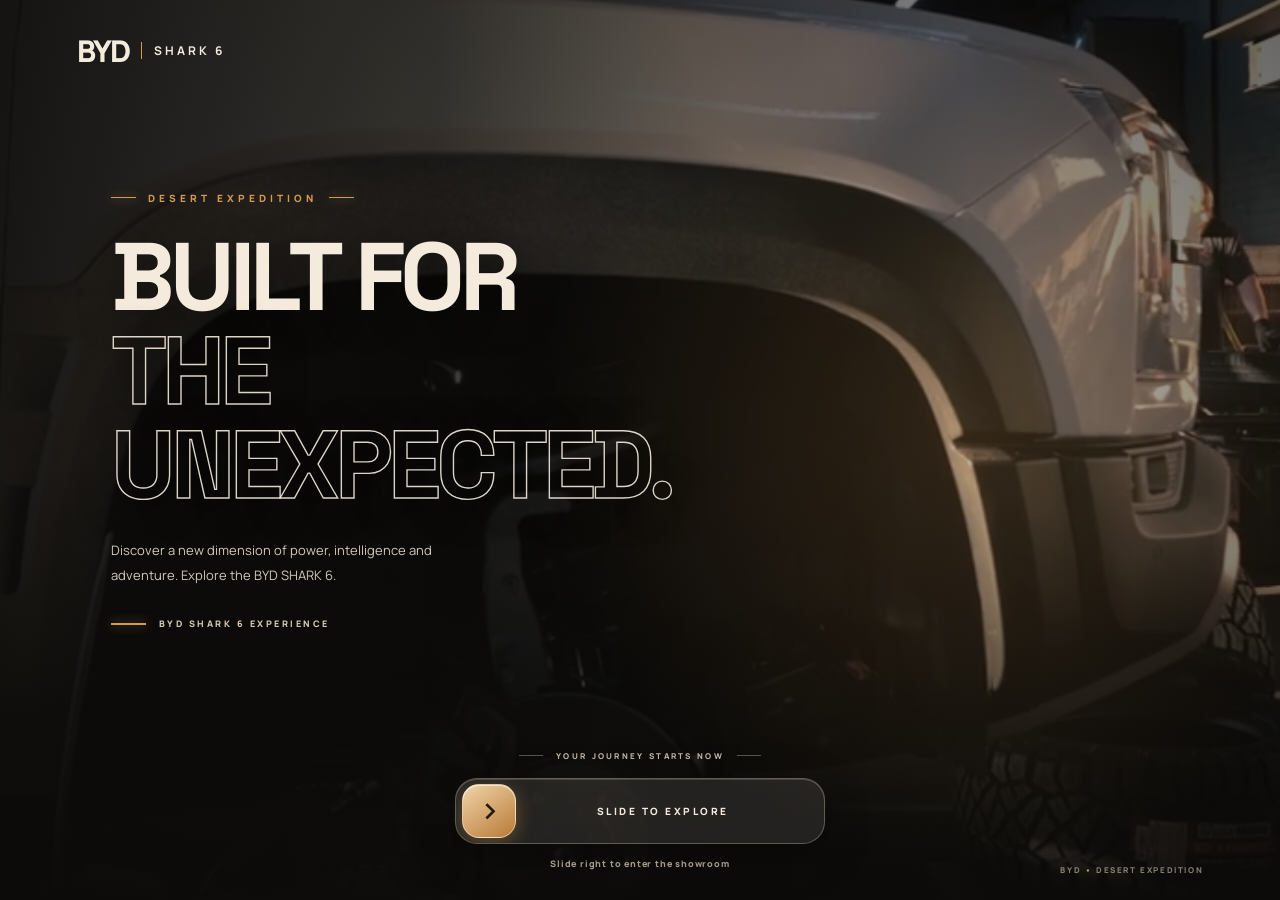
<file: index.html>
﻿<!DOCTYPE html>
<html lang="en">
<head>
    <meta charset="UTF-8">
    <meta name="viewport" content="width=device-width, initial-scale=1.0">
    <meta name="theme-color" content="#11110f">
    <link rel="manifest" href="manifest.webmanifest">
    <link rel="apple-touch-icon" href="_Assets/Branding/apple-touch-icon.png">
    <meta name="apple-mobile-web-app-capable" content="yes">
    <meta name="apple-mobile-web-app-status-bar-style" content="black-translucent">
    <meta name="description" content="Explore the BYD SHARK 6 in an interactive digital showroom.">
    <title>BYD SHARK 6 | Desert Expedition</title>
    <link rel="stylesheet" href="styles.css">
</head>

<body>

    <!-- WELCOME / CINEMATIC SWIPE ENTRANCE -->
<section class="welcome-screen" id="welcomeScreen">

    <div class="welcome-background">
        <img src="_Assets/Advert/BYD%20Ardv.png"
             alt="BYD SHARK 6"
             class="welcome-vehicle">
    </div>

    <div class="welcome-overlay"></div>
    <div class="welcome-glow"></div>

    <header class="welcome-header">
        <div class="brand">
            <span class="brand-main">BYD</span>
            <span class="brand-sub">SHARK 6</span>
        </div>
    </header>

    <section class="welcome-content">

        <div class="welcome-eyebrow">
            <span></span>
            DESERT EXPEDITION
            <span></span>
        </div>

        <h1>
            BUILT FOR<br>
            <span>THE UNEXPECTED.</span>
        </h1>

        <p class="welcome-description">
            Discover a new dimension of power, intelligence
            and adventure. Explore the BYD SHARK 6.
        </p>

        <div class="vehicle-caption">
            <span class="caption-line"></span>
            <span>BYD SHARK 6 EXPERIENCE</span>
        </div>

    </section>

    <footer class="welcome-footer">

        <div class="swipe-instruction">
            <span class="instruction-line"></span>
            <span>YOUR JOURNEY STARTS NOW</span>
            <span class="instruction-line"></span>
        </div>

        <div class="swipe-track" id="swipeTrack">

            <div class="swipe-progress" id="swipeProgress"></div>

            <button type="button"
                    class="swipe-handle"
                    id="enterButton"
                    aria-label="Slide right to enter the BYD SHARK 6 experience">
                <span class="handle-arrow">›</span>
            </button>

            <span class="swipe-text" id="swipeText">
                SLIDE TO EXPLORE
            </span>

        </div>

        <p class="swipe-hint">
            Slide right to enter the showroom
        </p>

    </footer>

    <div class="welcome-version">
        BYD <span>•</span> DESERT EXPEDITION
    </div>

</section>

<!-- MAIN SHOWROOM -->
    <main id="showroom" class="showroom hidden">

        <nav class="floating-dock" aria-label="Main navigation">

    <a href="#home" class="dock-item active" aria-label="Home">
        <svg viewBox="0 0 24 24" aria-hidden="true">
            <path d="m3 10 9-7 9 7v10a1 1 0 0 1-1 1h-5v-7H9v7H4a1 1 0 0 1-1-1z"/>
        </svg>
        <span>Home</span>
    </a><a href="#colours" class="dock-item" aria-label="Colours">
        <svg viewBox="0 0 24 24" aria-hidden="true">
            <path d="M12 3a9 9 0 1 0 0 18h1.2a2 2 0 0 0 1.5-3.3 1.8 1.8 0 0 1 1.4-3h1.1A3.8 3.8 0 0 0 21 10.9C21 6.5 17 3 12 3Z"/>
            <circle cx="7.5" cy="10" r="1"/>
            <circle cx="10" cy="6.8" r="1"/>
            <circle cx="14.5" cy="7" r="1"/>
        </svg>
        <span>Colours</span>
    </a>

    <a href="#technology" class="dock-item" aria-label="Details">
        <svg viewBox="0 0 24 24" aria-hidden="true">
            <path d="M3 13.5 5 8h14l2 5.5V19h-2v-2H5v2H3z"/>
            <path d="M5 13.5h14M7 8l1-3h8l1 3"/>
            <circle cx="7" cy="14" r="1"/>
            <circle cx="17" cy="14" r="1"/>
        </svg>
        <span>Details</span>
    </a>

    <a href="lab.html" class="dock-item" aria-label="Lab">
        <svg viewBox="0 0 24 24" aria-hidden="true">
            <path d="M9 3h6"/>
            <path d="M10 3v6l-5.5 9.2A2 2 0 0 0 6.2 21h11.6a2 2 0 0 0 1.7-2.8L14 9V3"/>
            <path d="M7.5 15h9"/>
            <circle cx="10" cy="17.5" r=".7" fill="currentColor"/>
            <circle cx="14" cy="13" r=".7" fill="currentColor"/>
        </svg>
        <span>Lab</span>
    </a>

    <button id="themeToggle" class="dock-theme" aria-label="Toggle light and dark theme">
        ◐
    </button>

</nav>


        <!-- CINEMATIC HERO -->
        <section class="hero-section" id="home">

            <div class="hero-overlay"></div>

            <div class="hero-content">
                <p class="eyebrow">INTRODUCING THE SHARK 6</p>

                <h2>POWER<br>WITHOUT<br><span>LIMITS.</span></h2>

                <p>Engineered for the road less travelled.</p>

                <a href="#interior" class="gold-button">
                    DISCOVER THE SHARK 6 →
                </a>
            </div>

            <span class="hero-caption">DESIGNED FOR ADVENTURE</span>
        </section>


        <!-- INTERIOR -->
        <section class="content-section" id="interior">

            <div class="section-heading">
                <p class="eyebrow">INSIDE THE EXPERIENCE</p>
                <h2>COMMAND<br><span>YOUR WORLD.</span></h2>
                <p>Technology and comfort meet in a carefully
                    designed driving environment.</p>
            </div>

            <div class="interior-gallery">

                <article class="feature-card">
                    <img src="_Assets/Interior/interior-pc.jpg"
                        alt="BYD SHARK 6 interior">
                    <div class="card-caption">
                        <h3>THE DRIVER'S SPACE</h3>
                        <p>Explore the cabin design.</p>
                    </div>
                </article>

                <article class="feature-card">
                    <img src="_Assets/Interior/Blue%20interior.jpg"
                        alt="BYD SHARK 6 interior detail">
                    <div class="card-caption">
                        <h3>COMFORT MEETS TECHNOLOGY</h3>
                        <p>Discover the interior experience.</p>
                    </div>
                </article>

                <article class="feature-card">
                    <img src="_Assets/Interior/purple%20interior.jpg"
                        alt="BYD SHARK 6 cabin detail">
                    <div class="card-caption">
                        <h3>DESIGNED AROUND YOU</h3>
                        <p>Details that define the experience.</p>
                    </div>
                </article>

            </div>
        </section>


        <!-- ADVENTURE -->
        <section class="adventure-section" id="adventure">

            <div class="section-heading">
                <p class="eyebrow">BEYOND THE PAVEMENT</p>
                <h2>ONE VEHICLE.<br><span>ENDLESS POSSIBILITIES.</span></h2>
                <p>Explore the world through the SHARK 6.</p>
            </div>

            <div class="adventure-gallery">

                <article class="adventure-card">
                    <img src="_Assets/Interior/Desert.jpg"
                        alt="Desert adventure">
                    <h3>DESERT EXPEDITION</h3>
                    <p>Adventure beyond the familiar.</p>
                </article>

                <article class="adventure-card">
                    <img src="_Assets/Interior/Nature.jpg"
                        alt="Nature adventure">
                    <h3>EXPLORE NATURE</h3>
                    <p>Discover a different perspective.</p>
                </article>

                <article class="adventure-card">
                    <img src="_Assets/Interior/River%20rocker.png"
                        alt="River adventure">
                    <h3>FOLLOW YOUR PATH</h3>
                    <p>Find your next destination.</p>
                </article>

                <article class="adventure-card">
                    <img src="_Assets/Interior/Sun%20set.png"
                        alt="Sunset adventure">
                    <h3>CHASE THE HORIZON</h3>
                    <p>Every journey has a story.</p>
                </article>

            </div>
        </section>


        <!-- TECHNOLOGY -->
        <section class="content-section" id="technology">

            <div class="section-heading">
                <p class="eyebrow">ENGINEERED FOR THE FUTURE</p>
                <h2>INTELLIGENCE<br><span>IN EVERY DETAIL.</span></h2>
            </div>

            <div class="technology-gallery">

                <article class="technology-card">
                    <img src="_Assets/Technology/Blade_battery.jpg"
                        alt="BYD Blade Battery technology">
                    <h3>BLADE BATTERY</h3>
                    <p>Discover BYD battery technology.</p>
                </article>

                <article class="technology-card">
                    <img src="_Assets/Technology/BYD-e-platform-3-nav2.png"
                        alt="BYD platform technology">
                    <h3>ADVANCED PLATFORM</h3>
                    <p>Explore the underlying technology.</p>
                </article>

                <article class="technology-card">
                    <img src="_Assets/Technology/Tech.png"
                        alt="BYD vehicle technology">
                    <h3>SMART TECHNOLOGY</h3>
                    <p>Innovation designed around driving.</p>
                </article>

            </div>
        </section>


        <!-- COLOUR STUDIO -->
        <section class="colour-section" id="colours">

            <div class="section-heading">
                <p class="eyebrow">MAKE IT YOURS</p>
                <h2>CHOOSE YOUR<br><span>SHARK 6.</span></h2>
                <p>Explore the available vehicle colour options.</p>
            </div>

            <div class="vehicle-preview">
                <img id="vehicleColourImage"
                    src="_Assets/Colours/black-side.webp"
                    alt="BYD SHARK 6 selected colour">
            </div>

            <div class="colour-options">
                <button class="colour-choice active"
                    data-image="_Assets/Colours/black-side.webp"
                    data-colour="Black">BLACK</button>

                <button class="colour-choice"
                    data-image="_Assets/Colours/gray-side-.webp"
                    data-colour="Grey">GREY</button>

                <button class="colour-choice"
                    data-image="_Assets/Colours/shark-green.webp"
                    data-colour="Green">GREEN</button>

                <button class="colour-choice"
                    data-image="_Assets/Colours/white-side-.webp"
                    data-colour="White">WHITE</button>
            </div>

            <p class="selected-colour" id="selectedColour">
                SELECTED: BLACK
            </p>

        </section>


        <footer class="site-footer">
            <div class="brand">
                <span class="brand-main">BYD</span>
                <span class="brand-sub">SHARK 6</span>
            </div>

            <p>BUILT FOR THE UNEXPECTED.</p>

            <small>
                Independent concept demonstration.
                Not an official BYD website.
            </small>
        </footer>

    </main>

<script src="script.js"></script>

<script>
    if ("serviceWorker" in navigator) {
        window.addEventListener("load", () => {
            navigator.serviceWorker.register("./service-worker.js")
                .then(registration => {
                    console.log("BYD SHARK 6 service worker registered:", registration.scope);
                })
                .catch(error => {
                    console.error("Service worker registration failed:", error);
                });
        });
    }
</script>

</body>
</html>
</file>
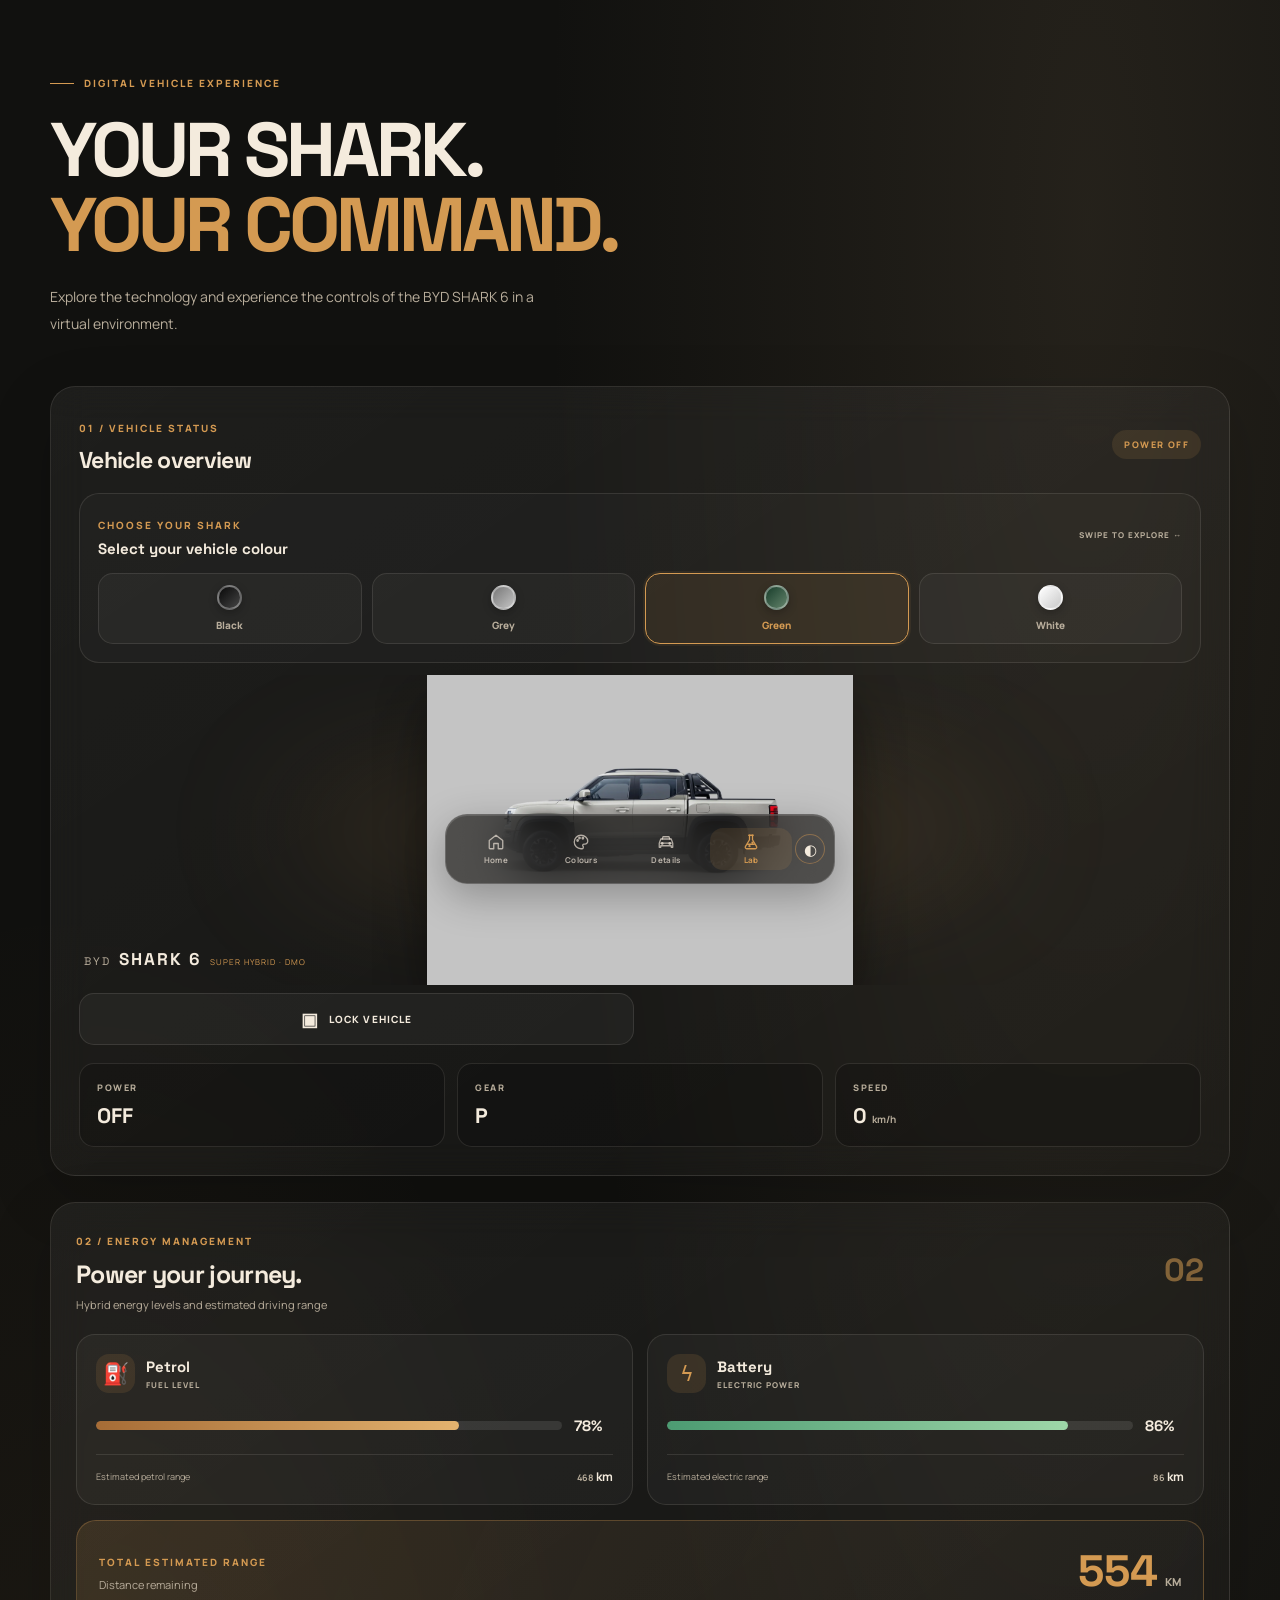
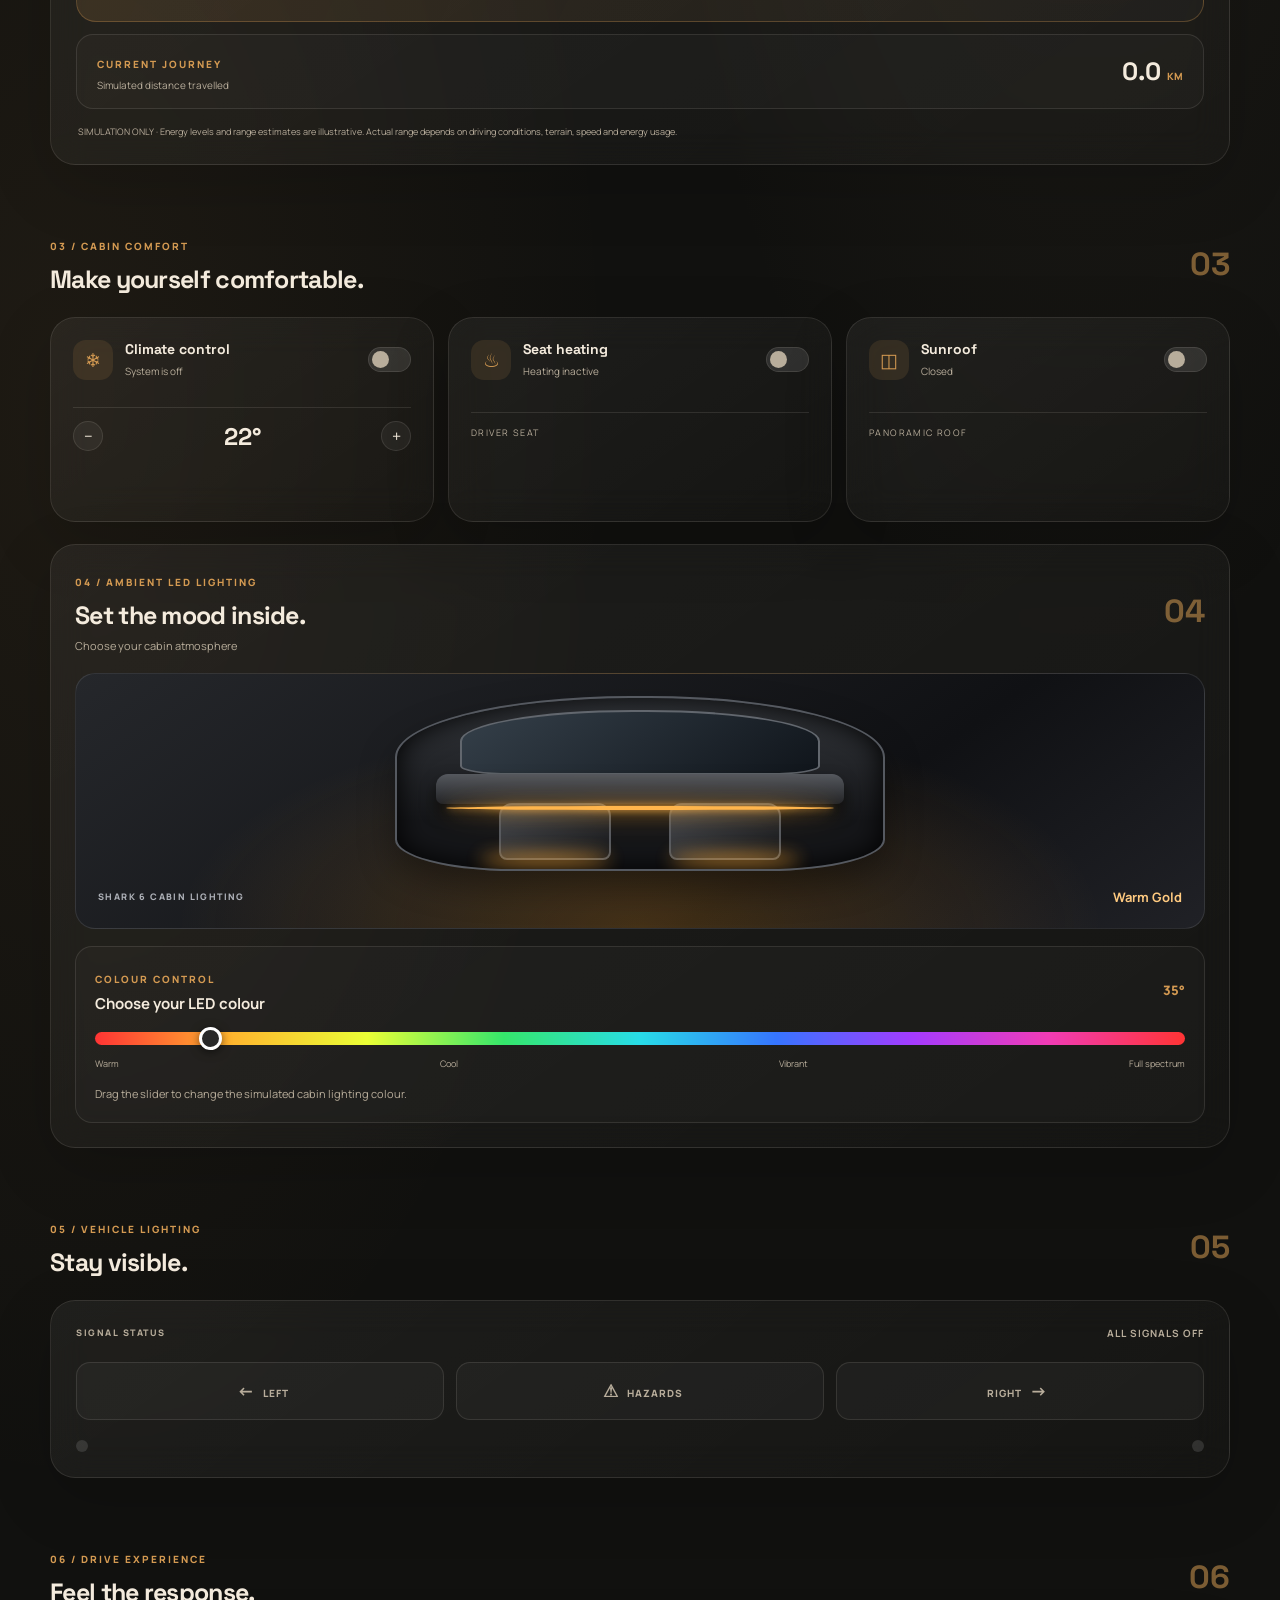
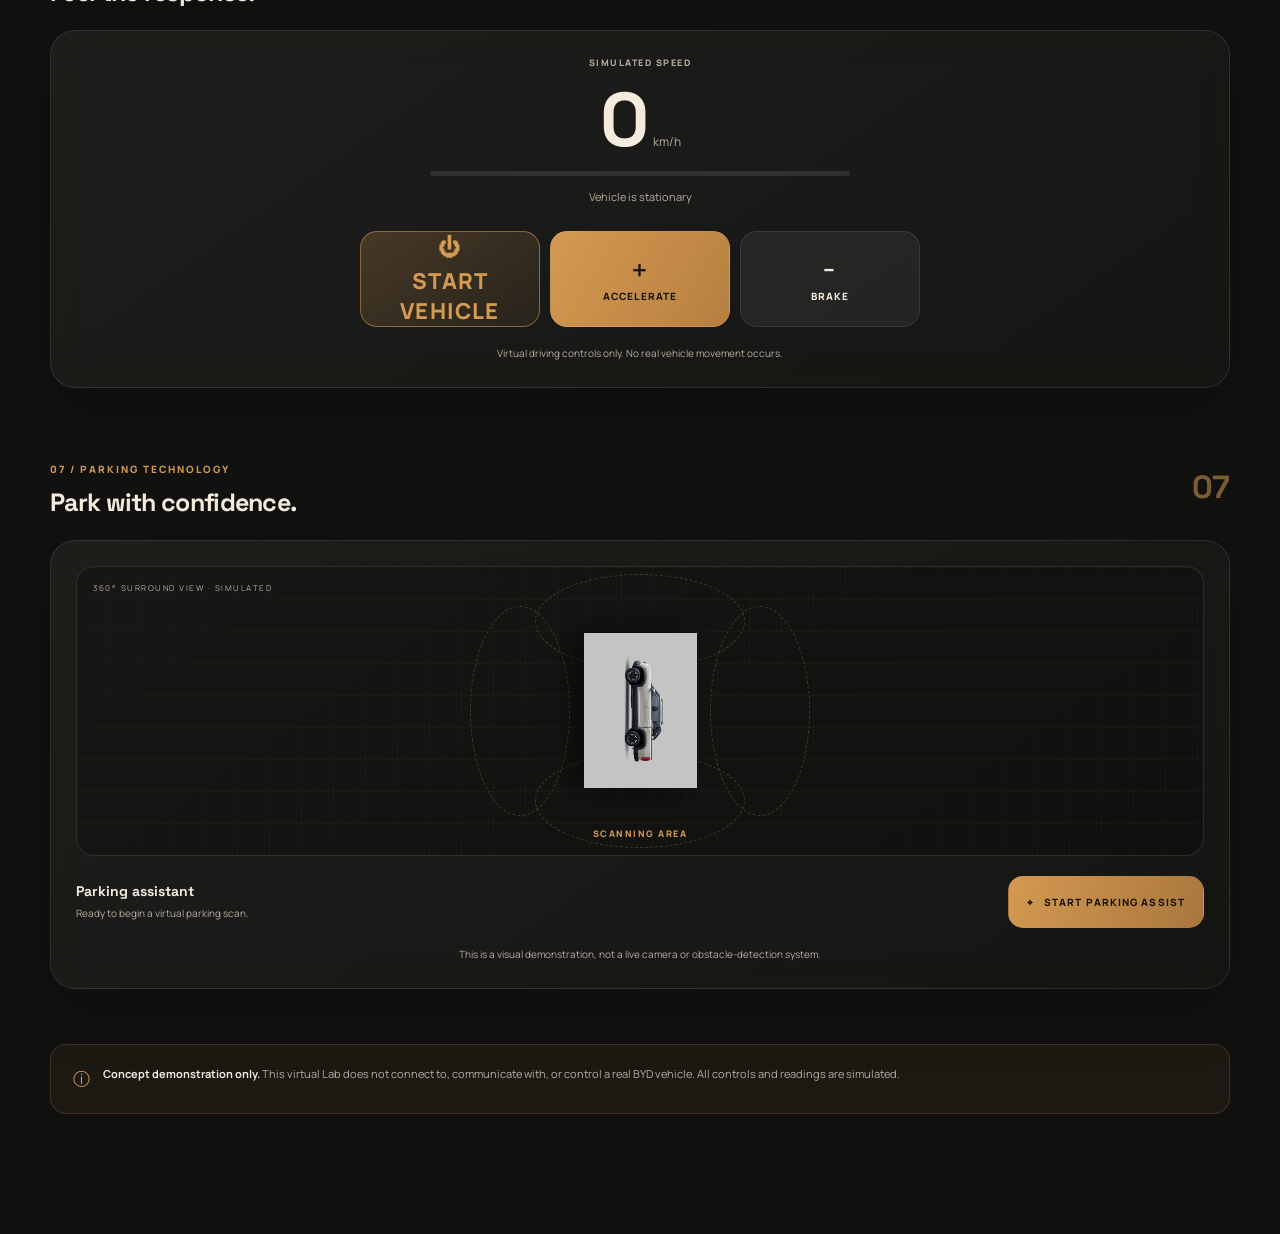
<file: lab.html>
﻿<!DOCTYPE html>
<html lang="en">
<head>
    <meta charset="UTF-8">
    <meta name="viewport" content="width=device-width, initial-scale=1.0">
    <meta name="theme-color" content="#11110F">
    <title>SHARK 6 | Virtual Control Lab</title>
    <link rel="preconnect" href="https://fonts.googleapis.com">
    <link rel="preconnect" href="https://fonts.gstatic.com" crossorigin>
    <link href="https://fonts.googleapis.com/css2?family=Manrope:wght@400;500;600;700;800&family=Space+Grotesk:wght@400;500;600;700&display=swap" rel="stylesheet">
    <link rel="stylesheet" href="lab.css">
    <script src="lab.js" defer></script>
</head>
<body class="lab-page">
<main class="lab-main">

        <section class="lab-intro">
            <div class="eyebrow"><span></span> DIGITAL VEHICLE EXPERIENCE</div>
            <h1>YOUR SHARK.<br><span>YOUR COMMAND.</span></h1>
            <p>Explore the technology and experience the controls of the BYD SHARK 6 in a virtual environment.</p>
        </section>

        <section class="vehicle-panel glass-panel">
            <div class="panel-topline">
                <div>
                    <span class="section-kicker">01 / VEHICLE STATUS</span>
                    <h2>Vehicle overview</h2>
                </div>
                <span class="vehicle-badge" id="vehicleStatus">POWER OFF</span>
            </div>

            <div class="vehicle-colour-picker">
                <div class="colour-picker-heading">
                    <div>
                        <span class="section-kicker">CHOOSE YOUR SHARK</span>
                        <h3>Select your vehicle colour</h3>
                    </div>
                    <span class="swipe-hint">SWIPE TO EXPLORE ↔</span>
                </div>

                <div class="colour-options" id="colourOptions">
                    <button type="button" class="colour-option" data-vehicle-colour="black" aria-label="Select black vehicle">
                        <span class="colour-swatch swatch-black"></span>
                        <span>Black</span>
                    </button>
                    <button type="button" class="colour-option" data-vehicle-colour="grey" aria-label="Select grey vehicle">
                        <span class="colour-swatch swatch-grey"></span>
                        <span>Grey</span>
                    </button>
                    <button type="button" class="colour-option active" data-vehicle-colour="green" aria-label="Select green vehicle" aria-pressed="true">
                        <span class="colour-swatch swatch-green"></span>
                        <span>Green</span>
                    </button>
                    <button type="button" class="colour-option" data-vehicle-colour="white" aria-label="Select white vehicle">
                        <span class="colour-swatch swatch-white"></span>
                        <span>White</span>
                    </button>
                </div>
            </div>
            <div class="vehicle-visual" id="vehicleVisual">
                <div class="vehicle-glow"></div>
                <img id="vehicleImage" src="_Assets/Colours/shark-green.webp" alt="BYD SHARK 6 vehicle">
                <div class="vehicle-caption">
                    <span>BYD</span>
                    <strong>SHARK 6</strong>
                    <small>SUPER HYBRID · DMO</small>
                </div>
            </div>

            <div class="vehicle-actions">

                <button class="control-button secondary-control" id="lockButton" type="button">
                    <span class="control-icon" id="lockIcon">▣</span>
                    <span id="lockButtonText">LOCK VEHICLE</span>
                </button>
            </div>

            <div class="status-grid">
                <div class="status-card">
                    <span class="status-label">POWER</span>
                    <strong id="powerReadout">OFF</strong>
                </div>
                <div class="status-card">
                    <span class="status-label">GEAR</span>
                    <strong id="gearReadout">P</strong>
                </div>
                <div class="status-card">
                    <span class="status-label">SPEED</span>
                    <strong><span id="speedReadout">0</span> <small>km/h</small></strong>
                </div>
            </div>
        </section>

        <section class="energy-section glass-panel" id="energyDashboard">
            <div class="section-heading">
                <div>
                    <span class="section-kicker">02 / ENERGY MANAGEMENT</span>
                    <h2>Power your journey.</h2>
                    <p class="energy-subtitle">Hybrid energy levels and estimated driving range</p>
                </div>
                <span class="section-number">02</span>
            </div>

            <div class="energy-gauges">
                <article class="energy-card">
                    <div class="energy-card-heading">
                        <span class="energy-icon">⛽</span>
                        <div>
                            <h3>Petrol</h3>
                            <span>FUEL LEVEL</span>
                        </div>
                    </div>
                    <div class="energy-meter">
                        <div class="energy-meter-track">
                            <span id="fuelGaugeFill" style="width:78%"></span>
                        </div>
                        <strong id="fuelPercent">78%</strong>
                    </div>
                    <div class="energy-range">
                        <span>Estimated petrol range</span>
                        <strong><span id="fuelRange">468</span> km</strong>
                    </div>
                </article>

                <article class="energy-card">
                    <div class="energy-card-heading">
                        <span class="energy-icon">ϟ</span>
                        <div>
                            <h3>Battery</h3>
                            <span>ELECTRIC POWER</span>
                        </div>
                    </div>
                    <div class="energy-meter">
                        <div class="energy-meter-track battery-track">
                            <span id="batteryGaugeFill" style="width:86%"></span>
                        </div>
                        <strong id="batteryPercent">86%</strong>
                    </div>
                    <div class="energy-range">
                        <span>Estimated electric range</span>
                        <strong><span id="electricRange">86</span> km</strong>
                    </div>
                </article>
            </div>

            <div class="combined-range-card">
                <div>
                    <span class="section-kicker">TOTAL ESTIMATED RANGE</span>
                    <p>Distance remaining</p>
                </div>
                <div class="combined-range-value">
                    <strong id="combinedRange">554</strong>
                    <span>KM</span>
                </div>
            </div>

            <div class="trip-distance-card">
                <div>
                    <span class="section-kicker">CURRENT JOURNEY</span>
                    <p>Simulated distance travelled</p>
                </div>
                <div class="trip-distance-value">
                    <strong id="tripDistance">0.0</strong>
                    <span>KM</span>
                </div>
            </div>
            <p class="energy-disclaimer">
                SIMULATION ONLY · Energy levels and range estimates are illustrative.
                Actual range depends on driving conditions, terrain, speed and energy usage.
            </p>
        </section>

        <section class="control-section">
            <div class="section-heading">
                <div>
                    <span class="section-kicker">03 / CABIN COMFORT</span>
                    <h2>Make yourself comfortable.</h2>
                </div>
                <span class="section-number">03</span>
            </div>

            <div class="comfort-grid">
                <article class="control-tile glass-panel">
                    <div class="tile-icon">❄</div>
                    <div class="tile-copy">
                        <h3>Climate control</h3>
                        <p id="climateStatus">System is off</p>
                    </div>
                    <button class="toggle-switch" id="climateToggle" type="button" aria-label="Toggle climate control" aria-pressed="false"><span></span></button>
                    <div class="temperature-control">
                        <button type="button" id="tempDown" aria-label="Decrease temperature">−</button>
                        <strong><span id="temperatureValue">22</span>°</strong>
                        <button type="button" id="tempUp" aria-label="Increase temperature">+</button>
                    </div>
                </article>

                <article class="control-tile glass-panel">
                    <div class="tile-icon">♨</div>
                    <div class="tile-copy">
                        <h3>Seat heating</h3>
                        <p id="seatStatus">Heating inactive</p>
                    </div>
                    <button class="toggle-switch" id="seatToggle" type="button" aria-label="Toggle seat heating" aria-pressed="false"><span></span></button>
                    <div class="tile-footnote">DRIVER SEAT</div>
                </article>

                <article class="control-tile glass-panel">
                    <div class="tile-icon">◫</div>
                    <div class="tile-copy">
                        <h3>Sunroof</h3>
                        <p id="sunroofStatus">Closed</p>
                    </div>
                    <button class="toggle-switch" id="sunroofToggle" type="button" aria-label="Toggle sunroof" aria-pressed="false"><span></span></button>
                    <div class="tile-footnote">PANORAMIC ROOF</div>
                </article>
            </div>
        </section>

        

                <section class="ambient-section glass-panel" id="ambientLighting">
            <div class="section-heading">
                <div>
                    <span class="section-kicker">04 / AMBIENT LED LIGHTING</span>
                    <h2>Set the mood inside.</h2>
                    <p class="energy-subtitle">Choose your cabin atmosphere</p>
                </div>
                <span class="section-number">04</span>
            </div>

            <div class="ambient-preview" id="ambientPreview">
                <div class="ambient-cabin">
                    <div class="cabin-window"></div>
                    <div class="cabin-dashboard"></div>
                    <div class="cabin-seat cabin-seat-left"></div>
                    <div class="cabin-seat cabin-seat-right"></div>
                    <div class="ambient-light-strip"></div>
                    <div class="ambient-footwell ambient-footwell-left"></div>
                    <div class="ambient-footwell ambient-footwell-right"></div>
                </div>
                <div class="ambient-preview-caption">
                    <span>SHARK 6 CABIN LIGHTING</span>
                    <strong id="ambientColourName">Warm Gold</strong>
                </div>
            </div>

            <div class="ambient-slider-panel">
                <div class="ambient-slider-heading">
                    <div>
                        <span class="section-kicker">COLOUR CONTROL</span>
                        <h3>Choose your LED colour</h3>
                    </div>
                    <span class="ambient-colour-value" id="ambientColourValue">35°</span>
                </div>
                <input type="range" class="ambient-colour-slider"
                    id="ambientColourSlider" min="0" max="360"
                    value="35" step="1" aria-label="Choose ambient LED colour">
                <div class="ambient-slider-labels">
                    <span>Warm</span>
                    <span>Cool</span>
                    <span>Vibrant</span>
                    <span>Full spectrum</span>
                </div>
                <p class="ambient-note">Drag the slider to change the simulated cabin lighting colour.</p>
            </div>
        </section>
<section class="control-section">
            <div class="section-heading">
                <div>
                    <span class="section-kicker">05 / VEHICLE LIGHTING</span>
                    <h2>Stay visible.</h2>
                </div>
                <span class="section-number">05</span>
            </div>

            <div class="lighting-panel glass-panel">
                <div class="lighting-status">
                    <span class="status-label">SIGNAL STATUS</span>
                    <strong id="signalStatus">ALL SIGNALS OFF</strong>
                </div>
                <div class="signal-controls">
                    <button class="signal-button" id="leftSignal" type="button" aria-pressed="false">
                        <span>←</span> LEFT
                    </button>
                    <button class="signal-button hazard-button" id="hazardSignal" type="button" aria-pressed="false">
                        <span>⚠</span> HAZARDS
                    </button>
                    <button class="signal-button" id="rightSignal" type="button" aria-pressed="false">
                        RIGHT <span>→</span>
                    </button>
                </div>
                <div class="signal-lights">
                    <span id="leftLamp"></span>
                    <span id="rightLamp"></span>
                </div>
            </div>
        </section>

        

        <section class="control-section">
            <div class="section-heading">
                <div>
                    <span class="section-kicker">06 / DRIVE EXPERIENCE</span>
                    <h2>Feel the response.</h2>
                </div>
                <span class="section-number">06</span>
            </div>

            <div class="drive-panel glass-panel">
                <div class="drive-readout">
                    <span class="status-label">SIMULATED SPEED</span>
                    <div class="speed-display"><strong id="driveSpeed">0</strong><span>km/h</span></div>
                    <div class="speed-track"><span id="speedBar"></span></div>
                    <p id="driveMessage">Vehicle is stationary</p>
                </div>
                <div class="drive-controls">
                    <button class="drive-button start-drive-button" id="powerButton" type="button">
                        <span>⏻</span>
                        <span id="powerButtonText">START VEHICLE</span>
                    </button>
                    <button class="drive-button accelerate-button" id="accelerateButton" type="button">
                        <span>＋</span>
                        ACCELERATE
                    </button>
                    <button class="drive-button brake-button" id="brakeButton" type="button">
                        <span>−</span>
                        BRAKE
                    </button>
                </div>
                <p class="simulation-note">Virtual driving controls only. No real vehicle movement occurs.</p>
            </div>
        </section>

        

        <section class="control-section">
            <div class="section-heading">
                <div>
                    <span class="section-kicker">07 / PARKING TECHNOLOGY</span>
                    <h2>Park with confidence.</h2>
                </div>
                <span class="section-number">07</span>
            </div>

            <div class="parking-panel glass-panel">
                <div class="parking-visual">
                    <div class="parking-label">360° SURROUND VIEW · SIMULATED</div>
                    <div class="parking-sensor sensor-top"></div>
                    <div class="parking-sensor sensor-bottom"></div>
                    <div class="parking-sensor sensor-left"></div>
                    <div class="parking-sensor sensor-right"></div>
                    <div class="parking-car">
                        <img src="_Assets/Colours/shark-green.webp" alt="Top view vehicle illustration">
                    </div>
                    <div class="parking-distance" id="parkingDistance">SCANNING AREA</div>
                </div>
                <div class="parking-info">
                    <div>
                        <h3>Parking assistant</h3>
                        <p id="parkingStatus">Ready to begin a virtual parking scan.</p>
                    </div>
                    <button class="control-button primary-control" id="parkingButton" type="button">
                        <span>⌖</span> START PARKING ASSIST
                    </button>
                </div>
                <p class="simulation-note">This is a visual demonstration, not a live camera or obstacle-detection system.</p>
            </div>
        </section>

        <section class="lab-disclaimer">
            <span>ⓘ</span>
            <p><strong>Concept demonstration only.</strong> This virtual Lab does not connect to, communicate with, or control a real BYD vehicle. All controls and readings are simulated.</p>
        </section>

    </main>

    <nav class="floating-dock" aria-label="Main navigation">

    <a href="index.html#home" class="dock-item" aria-label="Home">
        <svg viewBox="0 0 24 24" aria-hidden="true">
            <path d="m3 10 9-7 9 7v10a1 1 0 0 1-1 1h-5v-7H9v7H4a1 1 0 0 1-1-1z"/>
        </svg>
        <span>Home</span>
    </a><a href="index.html#colours" class="dock-item" aria-label="Colours">
        <svg viewBox="0 0 24 24" aria-hidden="true">
            <path d="M12 3a9 9 0 1 0 0 18h1.2a2 2 0 0 0 1.5-3.3 1.8 1.8 0 0 1 1.4-3h1.1A3.8 3.8 0 0 0 21 10.9C21 6.5 17 3 12 3Z"/>
            <circle cx="7.5" cy="10" r="1"/>
            <circle cx="10" cy="6.8" r="1"/>
            <circle cx="14.5" cy="7" r="1"/>
        </svg>
        <span>Colours</span>
    </a>

    <a href="index.html#technology" class="dock-item" aria-label="Details">
        <svg viewBox="0 0 24 24" aria-hidden="true">
            <path d="M3 13.5 5 8h14l2 5.5V19h-2v-2H5v2H3z"/>
            <path d="M5 13.5h14M7 8l1-3h8l1 3"/>
            <circle cx="7" cy="14" r="1"/>
            <circle cx="17" cy="14" r="1"/>
        </svg>
        <span>Details</span>
    </a>

    <a href="lab.html" class="dock-item active" aria-label="Lab" aria-current="page">
        <svg viewBox="0 0 24 24" aria-hidden="true">
            <path d="M9 3h6"/>
            <path d="M10 3v6l-5.5 9.2A2 2 0 0 0 6.2 21h11.6a2 2 0 0 0 1.7-2.8L14 9V3"/>
            <path d="M7.5 15h9"/>
            <circle cx="10" cy="17.5" r=".7" fill="currentColor"/>
            <circle cx="14" cy="13" r=".7" fill="currentColor"/>
        </svg>
        <span>Lab</span>
    </a>

    <button id="themeToggle" class="dock-theme" type="button" aria-label="Toggle light and dark theme">
        ◐
    </button>

</nav>

<script>
    if ("serviceWorker" in navigator) {
        window.addEventListener("load", () => {
            navigator.serviceWorker.register("./service-worker.js")
                .then(registration => {
                    console.log("BYD SHARK 6 service worker registered:", registration.scope);
                })
                .catch(error => {
                    console.error("Service worker registration failed:", error);
                });
        });
    }
</script>








</body>
</html>
</file>
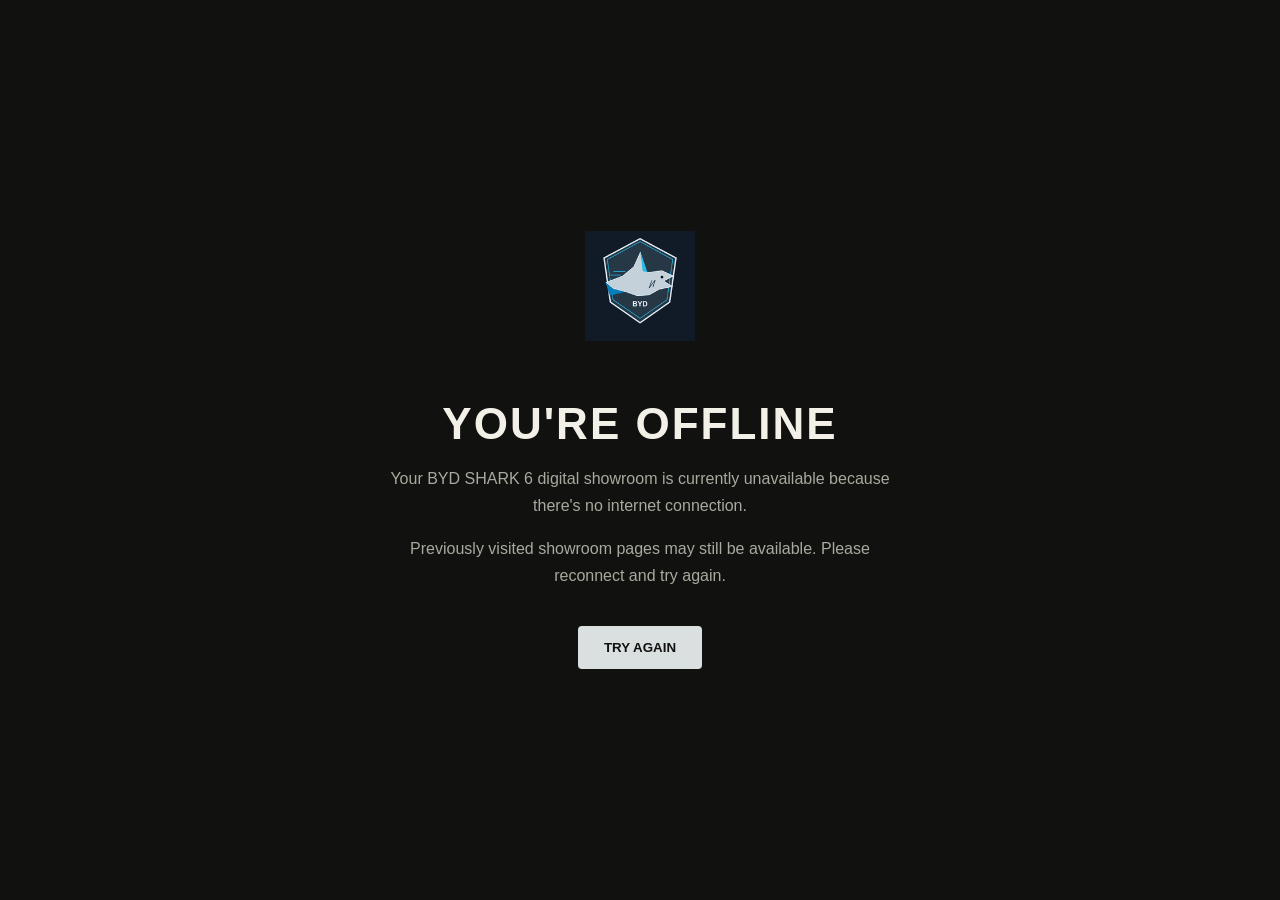
<file: offline.html>
<!DOCTYPE html>
<html lang="en">
<head>
    <meta charset="UTF-8">
    <meta name="viewport" content="width=device-width, initial-scale=1.0">
    <meta name="theme-color" content="#11110f">
    <title>BYD SHARK 6 | Offline</title>
    <style>
        * { box-sizing: border-box; }

        body {
            margin: 0;
            min-height: 100vh;
            display: grid;
            place-items: center;
            padding: 24px;
            background: #11110f;
            color: #f3f0e8;
            font-family: Arial, sans-serif;
            text-align: center;
        }

        main { max-width: 520px; }

        img {
            width: 110px;
            height: 110px;
            object-fit: contain;
            margin-bottom: 24px;
        }

        h1 {
            font-size: clamp(28px, 7vw, 44px);
            letter-spacing: 2px;
            margin-bottom: 12px;
        }

        p {
            color: #aaa99f;
            line-height: 1.7;
        }

        button {
            margin-top: 20px;
            padding: 14px 26px;
            border: 0;
            border-radius: 4px;
            background: #d9e0df;
            color: #11110f;
            font-weight: bold;
            cursor: pointer;
        }
    </style>
</head>
<body>
    <main>
        <img src="_Assets/Branding/icon-192.png" alt="BYD SHARK 6">
        <h1>YOU'RE OFFLINE</h1>
        <p>
            Your BYD SHARK 6 digital showroom is currently unavailable
            because there's no internet connection.
        </p>
        <p>
            Previously visited showroom pages may still be available.
            Please reconnect and try again.
        </p>
        <button onclick="location.reload()">TRY AGAIN</button>
    </main>
</body>
</html>
</file>
<file: styles.css>
﻿@import url('https://fonts.googleapis.com/css2?family=Manrope:wght@400;500;600;700;800&family=Space+Grotesk:wght@400;500;600;700&display=swap');

:root {
    --black: #11110F;
    --charcoal: #292720;
    --sand: #74634A;
    --copper: #D49A52;
    --cream: #F4EBDD;
    --text: #F4EBDD;
    --muted: #B8AD9B;
    --surface: #1B1A16;
    --nav-height: 76px;
}

* {
    margin: 0;
    padding: 0;
    box-sizing: border-box;
}

html {
    scroll-behavior: smooth;
    scroll-padding-top: var(--nav-height);
}

body {
    background: var(--black);
    color: var(--text);
    font-family: 'Manrope', sans-serif;
    overflow-x: hidden;
    transition: background .3s, color .3s;
}

button, a {
    font: inherit;
}

a {
    color: inherit;
    text-decoration: none;
}

button {
    cursor: pointer;
}

.hidden {
    display: none !important;
}

/* WELCOME SCREEN */

.welcome-screen {
    position: fixed;
    inset: 0;
    z-index: 1000;
    min-height: 100vh;
    min-height: 100svh;
    overflow: hidden;
    background:
        linear-gradient(90deg, rgba(12,11,9,.88), rgba(12,11,9,.12)),
        linear-gradient(0deg, rgba(12,11,9,.7), transparent),
        url('_Assets/Advert/BYD%20Ardv.png') center 55% / cover no-repeat;
    display: flex;
    flex-direction: column;
    justify-content: space-between;
    padding: 35px 7%;
    transition: opacity .8s ease, visibility .8s ease;
}

.welcome-screen.exit {
    opacity: 0;
    visibility: hidden;
    pointer-events: none;
}

.welcome-header,
.welcome-footer {
    display: flex;
    align-items: center;
    justify-content: space-between;
    gap: 20px;
}

.brand {
    display: flex;
    align-items: center;
    gap: 12px;
}

.brand-main {
    font-size: 30px;
    font-weight: 800;
    letter-spacing: -2px;
}

.brand-sub {
    border-left: 1px solid var(--copper);
    padding-left: 12px;
    font-size: 12px;
    letter-spacing: 3px;
    font-weight: 700;
}

.edition,
.welcome-footer,
.eyebrow {
    font-size: 10px;
    letter-spacing: 3px;
    font-weight: 800;
    color: var(--copper);
}

.welcome-content {
    max-width: 760px;
    animation: riseIn 1s ease both;
}

.welcome-content h1 {
    font-family: 'Bebas Neue', sans-serif;
    font-size: clamp(70px, 11vw, 150px);
    line-height: .88;
    letter-spacing: 1px;
    margin: 25px 0;
}

h1 span,
h2 span {
    color: var(--copper);
}

.welcome-description {
    max-width: 410px;
    color: var(--muted);
    line-height: 1.8;
    font-size: 14px;
}

.enter-button,
.gold-button {
    margin-top: 35px;
    border: 1px solid var(--copper);
    background: var(--copper);
    color: var(--black);
    padding: 17px 25px;
    display: inline-flex;
    gap: 35px;
    align-items: center;
    font-weight: 800;
    font-size: 11px;
    letter-spacing: 2px;
    transition: .3s;
}

.enter-button:hover,
.gold-button:hover {
    background: transparent;
    color: var(--cream);
    transform: translateY(-3px);
}

.swipe-indicator {
    display: flex;
    align-items: center;
    gap: 13px;
    margin-top: 55px;
    font-size: 9px;
    letter-spacing: 3px;
    color: var(--cream);
}

.swipe-line {
    width: 45px;
    height: 2px;
    background: var(--copper);
    animation: swipePulse 1.5s infinite;
}

.welcome-footer {
    color: var(--muted);
    font-size: 9px;
}

/* NAVIGATION */

.main-navigation {
    height: var(--nav-height);
    padding: 0 7%;
    display: flex;
    align-items: center;
    justify-content: space-between;
    gap: 20px;
    background: rgba(17,17,15,.96);
    border-bottom: 1px solid rgba(212,154,82,.18);
    position: sticky;
    top: 0;
    z-index: 100;
    backdrop-filter: blur(15px);
}

.nav-brand {
    font-weight: 800;
    font-size: 20px;
    white-space: nowrap;
}

.nav-brand span {
    color: var(--copper);
    margin-left: 6px;
    font-size: 12px;
    letter-spacing: 2px;
}

.nav-links {
    display: flex;
    gap: 27px;
}

.nav-links a {
    font-size: 9px;
    font-weight: 800;
    letter-spacing: 1.5px;
    color: var(--muted);
    transition: color .3s;
}

.nav-links a:hover {
    color: var(--copper);
}

.theme-toggle {
    border: 1px solid var(--sand);
    background: transparent;
    color: var(--cream);
    border-radius: 50%;
    width: 38px;
    height: 38px;
    font-size: 20px;
}

/* HERO */

.hero-section {
    height: min(850px, 88vh);
    min-height: 570px;
    position: relative;
    display: flex;
    align-items: center;
    padding: 0 9%;
    overflow: hidden;
    background: var(--charcoal);
}

.hero-video {
    position: absolute;
    inset: 0;
    width: 100%;
    height: 100%;
    object-fit: cover;
}

.hero-overlay {
    position: absolute;
    inset: 0;
    background: linear-gradient(90deg, rgba(12,11,9,.88), rgba(12,11,9,.12)),
                linear-gradient(0deg, rgba(12,11,9,.45), transparent);
}

.hero-content {
    position: relative;
    z-index: 2;
    max-width: 600px;
    animation: riseIn 1s ease both;
}

.hero-content h2,
.section-heading h2 {
    font-family: 'Bebas Neue', sans-serif;
    font-size: clamp(60px, 8vw, 108px);
    line-height: .93;
    margin: 22px 0;
}

.hero-content p:not(.eyebrow) {
    color: var(--muted);
    font-size: 14px;
}

.hero-caption {
    position: absolute;
    right: 7%;
    bottom: 35px;
    font-size: 9px;
    letter-spacing: 3px;
    z-index: 2;
}

/* CONTENT SECTIONS */

.content-section,
.adventure-section,
.colour-section {
    padding: 120px 8%;
}

.section-heading {
    max-width: 720px;
    margin-bottom: 55px;
}

.section-heading h2 {
    font-size: clamp(52px, 7vw, 85px);
}

.section-heading > p:last-child {
    color: var(--muted);
    line-height: 1.8;
    max-width: 540px;
    font-size: 14px;
}

/* INTERIOR GALLERY */

.interior-gallery,
.technology-gallery {
    display: grid;
    grid-template-columns: repeat(3, minmax(0, 1fr));
    gap: 22px;
}

.feature-card,
.technology-card,
.adventure-card {
    overflow: hidden;
    background: var(--surface);
}

.feature-card img,
.technology-card img,
.adventure-card img {
    width: 100%;
    display: block;
    object-fit: cover;
    transition: transform .7s;
}

.feature-card img {
    height: 330px;
}

.feature-card:hover img,
.adventure-card:hover img,
.technology-card:hover img {
    transform: scale(1.045);
}

.card-caption,
.technology-card h3,
.technology-card p {
    padding-left: 22px;
    padding-right: 22px;
}

.card-caption {
    padding-top: 22px;
    padding-bottom: 24px;
}

.card-caption h3,
.adventure-card h3,
.technology-card h3 {
    font-size: 12px;
    letter-spacing: 1.5px;
    color: var(--copper);
}

.card-caption p,
.adventure-card p,
.technology-card p {
    color: var(--muted);
    font-size: 12px;
    line-height: 1.8;
    margin-top: 9px;
}

/* ADVENTURE */

.adventure-section {
    background: var(--charcoal);
}

.adventure-gallery {
    display: grid;
    grid-template-columns: repeat(2, minmax(0, 1fr));
    gap: 22px;
}

.adventure-card img {
    height: 360px;
}

.adventure-card h3,
.adventure-card p {
    padding-left: 22px;
    padding-right: 22px;
}

.adventure-card h3 {
    padding-top: 22px;
}

.adventure-card p {
    padding-bottom: 22px;
}

/* TECHNOLOGY */

.technology-card img {
    height: 230px;
    padding: 10px;
    object-fit: contain;
}

.technology-card h3 {
    padding-top: 15px;
}

.technology-card p {
    padding-bottom: 22px;
}

/* COLOUR STUDIO */

.colour-section {
    text-align: center;
    background: linear-gradient(180deg, var(--black), var(--charcoal));
}

.colour-section .section-heading {
    margin: 0 auto 40px;
}

.vehicle-preview {
    max-width: 1000px;
    margin: 0 auto;
}

.vehicle-preview img {
    width: 100%;
    height: auto;
    max-height: 440px;
    object-fit: contain;
    transition: opacity .25s;
}

.colour-options {
    display: flex;
    flex-wrap: wrap;
    justify-content: center;
    gap: 12px;
    margin-top: 25px;
}

.colour-choice {
    padding: 13px 22px;
    background: transparent;
    color: var(--cream);
    border: 1px solid var(--sand);
    font-size: 10px;
    letter-spacing: 2px;
    transition: .3s;
}

.colour-choice:hover,
.colour-choice.active {
    background: var(--copper);
    color: var(--black);
    border-color: var(--copper);
}

.selected-colour {
    margin-top: 22px;
    color: var(--copper);
    font-size: 10px;
    letter-spacing: 3px;
}

/* FOOTER */

.site-footer {
    padding: 55px 8%;
    text-align: center;
    background: var(--black);
    border-top: 1px solid rgba(212,154,82,.2);
}

.site-footer > p {
    margin: 20px 0;
    font-size: 10px;
    letter-spacing: 3px;
    color: var(--copper);
}

.site-footer small {
    color: var(--muted);
    font-size: 10px;
}

/* ANIMATIONS */

@keyframes riseIn {
    from {
        opacity: 0;
        transform: translateY(35px);
    }
    to {
        opacity: 1;
        transform: translateY(0);
    }
}

@keyframes swipePulse {
    0%, 100% { transform: translateX(0); opacity: .4; }
    50% { transform: translateX(13px); opacity: 1; }
}

.reveal {
    opacity: 0;
    transform: translateY(35px);
    transition: opacity .8s, transform .8s;
}

.reveal.visible {
    opacity: 1;
    transform: translateY(0);
}

/* LIGHT THEME */

body.light-theme {
    --black: #F4EBDD;
    --charcoal: #E5D9C8;
    --cream: #171510;
    --text: #171510;
    --muted: #625B50;
    --surface: #EFE5D7;
}

body.light-theme .main-navigation {
    background: rgba(244,235,221,.96);
}

body.light-theme .nav-links a {
    color: #625B50;
}

body.light-theme .theme-toggle {
    color: #171510;
}

/* RESPONSIVE */

@media (max-width: 900px) {
    .nav-links {
        gap: 12px;
    }

    .nav-links a {
        font-size: 8px;
    }

    .content-section,
    .adventure-section,
    .colour-section {
        padding: 85px 6%;
    }
}

@media (max-width: 650px) {
    .welcome-screen {
        padding: 25px 6%;
        background-position: 60% center;
    }

    .edition {
        font-size: 8px;
        letter-spacing: 1px;
    }

    .welcome-content h1 {
        font-size: clamp(65px, 15vw, 100px);
    }

    .welcome-description {
        font-size: 12px;
    }

    .main-navigation {
        height: auto;
        min-height: 70px;
        flex-wrap: wrap;
        padding: 15px 5%;
    }

    .nav-links {
        order: 3;
        width: 100%;
        overflow-x: auto;
        padding: 10px 0 3px;
        gap: 22px;
    }

    .nav-links a {
        white-space: nowrap;
    }

    .hero-section {
        min-height: 650px;
        height: 85svh;
        padding: 0 7%;
    }

    .hero-content h2 {
        font-size: 75px;
    }

    .interior-gallery,
    .technology-gallery,
    .adventure-gallery {
        grid-template-columns: 1fr;
    }

    .feature-card img,
    .adventure-card img {
        height: 280px;
    }

    .technology-card img {
        height: 260px;
    }

    .content-section,
    .adventure-section,
    .colour-section {
        padding: 75px 6%;
    }

    .welcome-footer {
        font-size: 7px;
        letter-spacing: 1px;
    }
}

@media (prefers-reduced-motion: reduce) {
    *,
    *::before,
    *::after {
        scroll-behavior: auto !important;
        animation-duration: .01ms !important;
        transition-duration: .01ms !important;
    }
}

/* =========================================
   BYD SHARK 6 — FLOATING GLASS NAVIGATION
========================================= */

.main-navigation {
    display: none !important;
}

.floating-dock {
    position: fixed;
    z-index: 1000;
    left: 50%;
    bottom: max(22px, env(safe-area-inset-bottom));
    transform: translateX(-50%);

    display: flex;
    align-items: center;
    justify-content: center;
    gap: 8px;

    width: min(520px, calc(100% - 32px));
    padding: 11px 13px;

    background: rgba(24, 23, 20, 0.68);
    border: 1px solid rgba(255, 255, 255, 0.17);
    border-radius: 28px;

    -webkit-backdrop-filter: blur(24px) saturate(160%);
    backdrop-filter: blur(24px) saturate(160%);

    box-shadow:
        0 12px 40px rgba(0, 0, 0, 0.28),
        inset 0 1px 0 rgba(255, 255, 255, 0.12);

    transition: background .3s ease, border-color .3s ease;
}

.dock-item {
    flex: 1;
    min-width: 0;
    display: flex;
    flex-direction: column;
    align-items: center;
    justify-content: center;
    gap: 5px;

    padding: 7px 4px;
    border-radius: 17px;

    color: rgba(244, 235, 221, 0.68);
    text-decoration: none;

    transition:
        color .25s ease,
        background .25s ease,
        transform .25s ease;
}

.dock-item svg {
    width: 21px;
    height: 21px;
    fill: none;
    stroke: currentColor;
    stroke-width: 1.7;
    stroke-linecap: round;
    stroke-linejoin: round;
}

.dock-item span {
    font-family: 'Manrope', sans-serif;
    font-size: 10px;
    font-weight: 700;
    letter-spacing: .2px;
}

.dock-item:hover {
    color: var(--copper);
    transform: translateY(-2px);
}

.dock-item.active {
    color: var(--copper);
    background: rgba(212, 154, 82, 0.12);
}

.dock-theme {
    flex: 0 0 38px;
    width: 38px;
    height: 38px;

    border: 1px solid rgba(212, 154, 82, .45);
    border-radius: 50%;

    background: rgba(255, 255, 255, .07);
    color: var(--cream);

    font-size: 20px;
    cursor: pointer;

    transition: transform .3s ease, background .3s ease;
}

.dock-theme:hover {
    transform: rotate(25deg);
    background: rgba(212, 154, 82, .2);
}

/* Light theme */

body.light-theme .floating-dock {
    background: rgba(244, 235, 221, .78);
    border-color: rgba(80, 67, 48, .18);
    box-shadow: 0 12px 40px rgba(0, 0, 0, .13);
}

body.light-theme .dock-item {
    color: #625B50;
}

body.light-theme .dock-item.active,
body.light-theme .dock-item:hover {
    color: #9A642D;
}

body.light-theme .dock-item.active {
    background: rgba(154, 100, 45, .12);
}

body.light-theme .dock-theme {
    color: #292720;
    background: rgba(0, 0, 0, .05);
}

/* Mobile layout */

@media (max-width: 480px) {
    .floating-dock {
        width: calc(100% - 26px);
        bottom: max(14px, env(safe-area-inset-bottom));
        padding: 9px 8px;
        gap: 3px;
        border-radius: 25px;
    }

    .dock-item {
        padding: 7px 2px;
    }

    .dock-item svg {
        width: 20px;
        height: 20px;
    }

    .dock-item span {
        font-size: 9px;
    }

    .dock-theme {
        flex-basis: 35px;
        width: 35px;
        height: 35px;
    }
}

/* Keep page content clear of the floating dock */

#home,
#interior,
#adventure,
#technology,
#colours {
    scroll-margin-top: 25px;
}

body {
    padding-bottom: 85px;
}

@media (prefers-reduced-motion: reduce) {
    .dock-item,
    .dock-theme,
    .floating-dock {
        transition: none !important;
    }
}



/* STATIC NATURE HERO BACKGROUND */
.hero-section {
    background-image: url("_Assets/Interior/Nature.jpg");
    background-size: cover;
    background-position: center;
    background-repeat: no-repeat;
}


/* =====================================
   PREMIUM TYPOGRAPHY AND ACCENTS
===================================== */

:root {
    --accent-light: #E8DCC7;
    --accent-soft: #F4EBDD;
}

.hero-content h2,
.section-heading h2,
.feature-card h3,
.card-caption h3 {
    font-family: 'Space Grotesk', sans-serif;
    font-weight: 700;
    letter-spacing: -2px;
}

.hero-content h2 {
    font-size: clamp(58px, 8vw, 112px);
    line-height: .94;
    text-transform: uppercase;
}

.hero-content h2 span,
.section-heading h2 span {
    color: var(--accent-light);
}

.hero-content .eyebrow,
.section-heading .eyebrow {
    color: var(--copper);
    font-weight: 800;
    letter-spacing: 3px;
}

.hero-content p:not(.eyebrow),
.section-heading > p:not(.eyebrow) {
    font-size: clamp(14px, 1.2vw, 17px);
    line-height: 1.8;
    font-weight: 500;
}

.hero-overlay {
    background:
        linear-gradient(90deg, rgba(12,11,9,.76), rgba(12,11,9,.24) 65%, rgba(12,11,9,.08)),
        linear-gradient(0deg, rgba(12,11,9,.38), transparent 65%);
}

.gold-button {
    font-weight: 800;
    letter-spacing: 1px;
}


/* =====================================
   COMPACT FLOATING NAVIGATION
===================================== */

.floating-dock {
    width: min(390px, calc(100% - 36px));
    bottom: max(16px, env(safe-area-inset-bottom));
    padding: 6px 9px;
    gap: 3px;
    border-radius: 22px;
}

.dock-item {
    padding: 5px 3px;
    gap: 3px;
}

.dock-item svg {
    width: 18px;
    height: 18px;
}

.dock-item span {
    font-size: 8px;
    letter-spacing: .3px;
}

.dock-theme {
    flex: 0 0 30px;
    width: 30px;
    height: 30px;
    font-size: 15px;
}

body {
    padding-bottom: 68px;
}

@media (max-width: 480px) {
    .floating-dock {
        width: min(350px, calc(100% - 36px));
        padding: 6px 7px;
        gap: 2px;
        border-radius: 20px;
    }

    .dock-item {
        padding: 5px 2px;
    }

    .dock-item svg {
        width: 17px;
        height: 17px;
    }

    .dock-item span {
        font-size: 8px;
    }

    .dock-theme {
        flex-basis: 29px;
        width: 29px;
        height: 29px;
    }

    .hero-content h2 {
        letter-spacing: -1.5px;
    }
}

/* =====================================
   iOS-INSPIRED BUTTON DESIGN
===================================== */

.enter-button,
.gold-button,
.colour-choice {
    border-radius: 999px;
    border: 1px solid rgba(232, 220, 199, .55);
    background: linear-gradient(
        135deg,
        #E8DCC7,
        #D49A52
    );
    color: #171612;
    box-shadow:
        0 5px 18px rgba(0, 0, 0, .18),
        inset 0 1px 1px rgba(255, 255, 255, .55);
    transition:
        transform .25s ease,
        box-shadow .25s ease,
        background .25s ease,
        color .25s ease;
}

.enter-button,
.gold-button {
    padding: 15px 27px;
    gap: 18px;
    letter-spacing: 1px;
}

.colour-choice {
    padding: 11px 23px;
    font-size: 10px;
    font-weight: 800;
    letter-spacing: 1px;
}

.enter-button:hover,
.gold-button:hover,
.colour-choice:hover {
    transform: translateY(-3px);
    box-shadow: 0 10px 25px rgba(212, 154, 82, .25);
}

.colour-choice:not(.active) {
    background: rgba(255, 255, 255, .06);
    color: var(--cream);
    border-color: rgba(232, 220, 199, .25);
    box-shadow: none;
}

.colour-choice.active {
    background: linear-gradient(135deg, #E8DCC7, #D49A52);
    color: #171612;
}

.enter-button:active,
.gold-button:active,
.colour-choice:active,
.dock-theme:active {
    transform: scale(.96);
}

.enter-button:focus-visible,
.gold-button:focus-visible,
.colour-choice:focus-visible,
.dock-theme:focus-visible {
    outline: 2px solid var(--accent-light);
    outline-offset: 4px;
}

.dock-theme {
    border-radius: 50%;
    backdrop-filter: blur(16px);
}


/* =====================================
   HIGH-CONTRAST HERO TYPOGRAPHY
===================================== */

.hero-content {
    max-width: 650px;
    padding: clamp(24px, 4vw, 42px);
    border-radius: 28px;
    background: rgba(17, 17, 15, .70);
    border: 1px solid rgba(244, 235, 221, .20);
    backdrop-filter: blur(14px);
    -webkit-backdrop-filter: blur(14px);
    box-shadow: 0 20px 55px rgba(0, 0, 0, .24);
}

.hero-content .eyebrow {
    color: #E8DCC7;
    font-size: 12px;
    font-weight: 800;
    letter-spacing: 3px;
    text-shadow: 0 2px 8px rgba(0, 0, 0, .5);
}

.hero-content h2 {
    color: #FFFDF8;
    text-shadow: 0 4px 18px rgba(0, 0, 0, .45);
}

.hero-content h2 span {
    color: #D49A52;
}

.hero-content p:not(.eyebrow) {
    color: #FFFDF8;
    font-size: 16px;
    font-weight: 600;
    line-height: 1.8;
    text-shadow: 0 2px 8px rgba(0, 0, 0, .6);
}

@media (max-width: 600px) {
    .hero-content {
        padding: 24px 20px;
        border-radius: 22px;
    }

    .hero-content .eyebrow {
        font-size: 10px;
        letter-spacing: 2px;
    }

    .hero-content p:not(.eyebrow) {
        font-size: 14px;
    }
}


/* More transparent hero glass panel */
.hero-content {
    background: rgba(17, 17, 15, 0.28);
    border: 1px solid rgba(244, 235, 221, 0.22);
    backdrop-filter: blur(4px);
    -webkit-backdrop-filter: blur(4px);
    box-shadow: 0 12px 35px rgba(0, 0, 0, 0.12);
}


/* =========================================
   SHARK 6 — IOS INSPIRED GLASS FEATURE CARDS
========================================= */

.feature-card,
.adventure-card,
.technology-card {
    position: relative;
    overflow: hidden;
    isolation: isolate;
    border-radius: 26px;
    border: 1px solid rgba(232, 220, 199, 0.22);
    background: rgba(255, 255, 255, 0.055);
    box-shadow:
        0 12px 35px rgba(0, 0, 0, 0.18),
        inset 0 1px 0 rgba(255, 255, 255, 0.12);
    backdrop-filter: blur(18px);
    -webkit-backdrop-filter: blur(18px);
    transition:
        transform .4s cubic-bezier(.2,.8,.2,1),
        border-color .4s ease,
        box-shadow .4s ease;
}

.feature-card:hover,
.adventure-card:hover,
.technology-card:hover {
    transform: translateY(-7px);
    border-color: rgba(232, 220, 199, 0.48);
    box-shadow:
        0 22px 48px rgba(0, 0, 0, 0.26),
        inset 0 1px 0 rgba(255, 255, 255, 0.2);
}

.feature-card img,
.adventure-card img,
.technology-card img {
    transition: transform .8s cubic-bezier(.2,.8,.2,1);
}

.feature-card:hover img,
.adventure-card:hover img,
.technology-card:hover img {
    transform: scale(1.055);
}

.card-caption {
    background: linear-gradient(
        180deg,
        rgba(255,255,255,.025),
        rgba(255,255,255,.075)
    );
}

.feature-card h3,
.adventure-card h3,
.technology-card h3 {
    color: var(--accent-light);
    letter-spacing: 1px;
}

.feature-card p,
.adventure-card p,
.technology-card p {
    color: var(--muted);
}

@media (max-width: 700px) {
    .feature-card,
    .adventure-card,
    .technology-card {
        border-radius: 22px;
    }

    .feature-card:hover,
    .adventure-card:hover,
    .technology-card:hover {
        transform: translateY(-3px);
    }
}

@media (prefers-reduced-motion: reduce) {
    .feature-card,
    .adventure-card,
    .technology-card,
    .feature-card img,
    .adventure-card img,
    .technology-card img {
        transition: none;
    }
}


/* ==========================================
   INTERACTIVE CARD EXPANSION
========================================== */

.card-explore {
    display: inline-flex;
    align-items: center;
    justify-content: center;
    gap: 8px;
    margin: 0 20px 20px;
    padding: 10px 19px;
    border: 1px solid rgba(232, 220, 199, .32);
    border-radius: 999px;
    background: rgba(232, 220, 199, .10);
    color: var(--accent-light);
    font-family: 'Manrope', sans-serif;
    font-size: 11px;
    font-weight: 800;
    letter-spacing: .5px;
    cursor: pointer;
    backdrop-filter: blur(14px);
    -webkit-backdrop-filter: blur(14px);
    transition: background .3s ease, transform .3s ease, border-color .3s ease;
}

.card-explore:hover {
    background: rgba(212, 154, 82, .22);
    border-color: var(--copper);
    transform: translateY(-2px);
}

.card-explore:active {
    transform: scale(.96);
}

.card-explore:focus-visible {
    outline: 2px solid var(--accent-light);
    outline-offset: 4px;
}

.card-details {
    display: grid;
    grid-template-rows: 0fr;
    opacity: 0;
    transition:
        grid-template-rows .45s cubic-bezier(.2,.8,.2,1),
        opacity .35s ease;
}

.card-details-inner {
    min-height: 0;
    overflow: hidden;
    padding: 0 22px;
}

.card-details-inner p {
    margin: 0;
    color: var(--cream);
    font-size: 13px;
    line-height: 1.9;
}

.card-close-hint {
    display: block;
    padding: 13px 0 20px;
    color: var(--copper);
    font-size: 10px;
    font-weight: 700;
    letter-spacing: 1px;
    text-transform: uppercase;
}

.feature-card.is-expanded .card-details,
.adventure-card.is-expanded .card-details,
.technology-card.is-expanded .card-details {
    grid-template-rows: 1fr;
    opacity: 1;
}

.feature-card.is-expanded,
.adventure-card.is-expanded,
.technology-card.is-expanded {
    border-color: rgba(212, 154, 82, .65);
    box-shadow: 0 22px 50px rgba(0, 0, 0, .30);
}

@media (prefers-reduced-motion: reduce) {
    .card-explore,
    .card-details {
        transition: none;
    }
}


/* Detailed SHARK 6 specification panel */
.card-details-inner p {
    white-space: pre-line;
    font-size: 12px;
    line-height: 1.9;
    letter-spacing: .15px;
    color: var(--cream);
}

.card-details-inner {
    padding-left: 24px;
    padding-right: 24px;
}


/* =========================================
   BYD SHARK 6 — CINEMATIC GLASS WELCOME
========================================= */

.welcome-screen {
    isolation: isolate;
    padding: 30px 6%;
    background: #11110F;
}

.welcome-background {
    position: absolute;
    inset: 0;
    z-index: -3;
    overflow: hidden;
}

.welcome-vehicle {
    width: 100%;
    height: 100%;
    object-fit: cover;
    object-position: center 55%;
    opacity: .88;
    transform: scale(1.04);
    animation: bydVehicleReveal 1.8s ease-out both,
               bydVehicleFloat 16s ease-in-out 1.8s infinite alternate;
}

.welcome-overlay {
    position: absolute;
    inset: 0;
    z-index: -2;
    background:
        linear-gradient(90deg,
            rgba(12,11,9,.94) 0%,
            rgba(12,11,9,.76) 34%,
            rgba(12,11,9,.20) 76%,
            rgba(12,11,9,.38) 100%),
        linear-gradient(0deg,
            rgba(12,11,9,.96) 0%,
            transparent 48%,
            rgba(12,11,9,.32) 100%);
}

.welcome-glow {
    position: absolute;
    inset: 0;
    z-index: -1;
    pointer-events: none;
    background: radial-gradient(
        circle at 76% 48%,
        rgba(212,154,82,.20),
        transparent 40%
    );
}

.welcome-header {
    position: relative;
    z-index: 2;
    width: 100%;
}

.experience-status {
    display: flex;
    align-items: center;
    gap: 10px;
    padding: 11px 17px;
    border: 1px solid rgba(232,220,199,.23);
    border-radius: 50px;
    background: rgba(255,255,255,.075);
    backdrop-filter: blur(24px) saturate(160%);
    -webkit-backdrop-filter: blur(24px) saturate(160%);
    color: var(--cream);
    font-size: 9px;
    font-weight: 800;
    letter-spacing: 1.5px;
}

.status-dot {
    width: 7px;
    height: 7px;
    flex: 0 0 7px;
    border-radius: 50%;
    background: #8bc99b;
    box-shadow: 0 0 12px rgba(139,201,155,.8);
}

.welcome-content {
    position: relative;
    z-index: 1;
    width: min(720px, 100%);
    margin-left: 3%;
    animation: bydContentReveal 1.2s ease-out both;
}

.welcome-eyebrow {
    display: flex;
    align-items: center;
    gap: 12px;
    margin-bottom: 25px;
    color: var(--copper);
    font-size: 10px;
    font-weight: 800;
    letter-spacing: 4px;
}

.welcome-eyebrow span {
    width: 25px;
    height: 1px;
    background: var(--copper);
    box-shadow: 0 0 10px rgba(212,154,82,.7);
}

.welcome-content h1 {
    font-family: 'Space Grotesk', sans-serif;
    font-size: clamp(48px, 7.5vw, 104px);
    font-weight: 800;
    line-height: .98;
    letter-spacing: -5px;
    text-shadow: 0 8px 40px rgba(0,0,0,.45);
}

.welcome-content h1 span {
    color: transparent;
    -webkit-text-stroke: 1.4px rgba(244,235,221,.9);
}

.welcome-description {
    max-width: 390px;
    margin-top: 26px;
    color: #D2C8B8;
    font-size: 13px;
    line-height: 1.9;
}

.vehicle-caption {
    display: flex;
    align-items: center;
    gap: 13px;
    margin-top: 30px;
    color: #D6C8B3;
    font-size: 9px;
    font-weight: 800;
    letter-spacing: 2.5px;
}

.caption-line {
    width: 35px;
    height: 2px;
    background: var(--copper);
    box-shadow: 0 0 12px rgba(212,154,82,.65);
}

.welcome-footer {
    position: relative;
    z-index: 2;
    width: min(370px, 90%);
    margin: 0 auto;
    display: flex;
    flex-direction: column;
    align-items: stretch;
    gap: 0;
    text-align: center;
}

.swipe-instruction {
    display: flex;
    align-items: center;
    justify-content: center;
    gap: 13px;
    margin-bottom: 17px;
    color: #C4B7A4;
    font-size: 8px;
    font-weight: 800;
    letter-spacing: 2.3px;
}

.instruction-line {
    width: 24px;
    height: 1px;
    background: rgba(232,220,199,.35);
}

.swipe-track {
    position: relative;
    width: 100%;
    height: 66px;
    display: flex;
    align-items: center;
    border: 1px solid rgba(232,220,199,.30);
    border-radius: 22px;
    background: rgba(255,255,255,.095);
    backdrop-filter: blur(30px) saturate(180%);
    -webkit-backdrop-filter: blur(30px) saturate(180%);
    -webkit-box-shadow:
        0 12px 45px rgba(0,0,0,.28),
        inset 0 1px 0 rgba(255,255,255,.16);
    box-shadow:
        0 12px 45px rgba(0,0,0,.28),
        inset 0 1px 0 rgba(255,255,255,.16);
    overflow: hidden;
    touch-action: pan-y;
    user-select: none;
}

.swipe-progress {
    position: absolute;
    inset: 0 auto 0 0;
    width: 0%;
    border-radius: 22px;
    background: linear-gradient(
        90deg,
        rgba(116,99,74,.18),
        rgba(212,154,82,.42)
    );
    pointer-events: none;
}

.swipe-handle {
    position: absolute;
    z-index: 2;
    left: 6px;
    top: 5px;
    width: 54px;
    height: 54px;
    display: grid;
    place-items: center;
    padding: 0;
    border: 1px solid rgba(255,255,255,.48);
    border-radius: 17px;
    background: linear-gradient(145deg,#F0D4A8,#B97A37);
    color: #21180E;
    cursor: grab;
    touch-action: none;
    box-shadow:
        0 4px 18px rgba(212,154,82,.38),
        inset 0 1px 0 rgba(255,255,255,.55);
}

.swipe-handle:active {
    cursor: grabbing;
    box-shadow: 0 0 28px rgba(212,154,82,.65);
}

.handle-arrow {
    font-size: 34px;
    line-height: 1;
    font-weight: 500;
    margin-top: -4px;
}

.swipe-text {
    position: absolute;
    inset: 0;
    display: grid;
    place-items: center;
    padding-left: 45px;
    color: var(--cream);
    font-size: 10px;
    font-weight: 800;
    letter-spacing: 2.5px;
    pointer-events: none;
}

.swipe-hint {
    margin-top: 13px;
    color: #B7AA96;
    font-size: 9px;
    letter-spacing: .8px;
}

.welcome-version {
    position: absolute;
    z-index: 2;
    right: 6%;
    bottom: 25px;
    color: rgba(232,220,199,.55);
    font-size: 8px;
    font-weight: 800;
    letter-spacing: 1.6px;
}

.welcome-version span {
    color: var(--copper);
}

@keyframes bydVehicleReveal {
    from { opacity: 0; transform: scale(1.12); }
    to { opacity: .88; transform: scale(1.04); }
}

@keyframes bydVehicleFloat {
    from { transform: scale(1.04) translateX(0); }
    to { transform: scale(1.09) translateX(-1%); }
}

@keyframes bydContentReveal {
    from { opacity: 0; transform: translate(-22px, 0); }
    to { opacity: 1; transform: translate(0, 0); }
}

@media (max-width: 700px) {
    .welcome-screen {
        padding: 22px 5%;
    }

    .welcome-header {
        gap: 10px;
    }

    .brand-main {
        font-size: 25px;
    }

    .brand-sub {
        font-size: 10px;
        letter-spacing: 2px;
    }

    .experience-status {
        padding: 9px 11px;
        font-size: 7px;
        letter-spacing: .7px;
    }

    .welcome-vehicle {
        object-position: 62% center;
    }

    .welcome-overlay {
        background: linear-gradient(
            0deg,
            rgba(12,11,9,.98) 0%,
            rgba(12,11,9,.82) 38%,
            rgba(12,11,9,.14) 100%
        );
    }

    .welcome-content {
        margin-left: 1%;
        width: 100%;
    }

    .welcome-eyebrow {
        font-size: 8px;
        letter-spacing: 2.7px;
        margin-bottom: 18px;
    }

    .welcome-content h1 {
        font-size: clamp(43px, 11vw, 72px);
        letter-spacing: -3px;
    }

    .welcome-description {
        max-width: 290px;
        margin-top: 19px;
        font-size: 12px;
    }

    .vehicle-caption {
        margin-top: 21px;
        font-size: 8px;
    }

    .welcome-footer {
        width: 92%;
    }

    .welcome-version {
        display: none;
    }
}

@media (max-height: 650px) {
    .welcome-screen {
        padding-top: 17px;
        padding-bottom: 17px;
    }

    .welcome-content h1 {
        font-size: clamp(42px, 6vw, 70px);
    }

    .welcome-description {
        margin-top: 13px;
    }

    .vehicle-caption {
        margin-top: 15px;
    }

    .welcome-footer {
        width: min(340px, 80%);
    }

    .swipe-instruction {
        margin-bottom: 9px;
    }

    .swipe-hint {
        margin-top: 7px;
    }
}

@media (prefers-reduced-motion: reduce) {
    .welcome-vehicle,
    .welcome-content {
        animation: none !important;
    }
}


/* LIGHT MODE - EXPLORE BUTTON CONTRAST FIX */
body.light-theme .card-explore {
    background: #b87532;
    border: 1px solid #a96527;
    color: #ffffff;
    box-shadow: 0 3px 10px rgba(120, 75, 30, .16);
}

body.light-theme .card-explore:hover {
    background: #96591f;
    border-color: #854b18;
    color: #ffffff;
}

body.light-theme .card-explore:focus-visible {
    outline: 2px solid #854b18;
    outline-offset: 4px;
}
</file>
<file: lab.css>
﻿:root {
    --black: #11110F;
    --charcoal: #292720;
    --sand: #74634A;
    --copper: #D49A52;
    --cream: #F4EBDD;
    --muted: #B8AD9B;
    --surface: rgba(35, 33, 27, .78);
    --border: rgba(244, 235, 221, .11);
    --green: #8BC49A;
    --red: #DF776C;
}

* {
    box-sizing: border-box;
    margin: 0;
    padding: 0;
}

html {
    scroll-behavior: smooth;
}

body.lab-page {
    min-height: 100vh;
    padding: 0 0 120px;
    overflow-x: hidden;
    color: var(--cream);
    background:
        radial-gradient(ellipse at 85% 5%, rgba(116, 99, 74, .2), transparent 35%),
        radial-gradient(ellipse at 5% 45%, rgba(212, 154, 82, .07), transparent 32%),
        var(--black);
    font-family: 'Manrope', sans-serif;
    transition: background .3s ease, color .3s ease;
}

button, a {
    font: inherit;
}

button {
    color: inherit;
}

.lab-header {
    width: min(1180px, calc(100% - 40px));
    margin: 0 auto;
    min-height: 88px;
    display: flex;
    align-items: center;
    justify-content: space-between;
    border-bottom: 1px solid var(--border);
}

.lab-brand {
    display: flex;
    align-items: center;
    gap: 13px;
    color: var(--cream);
    text-decoration: none;
}

.brand-mark {
    font-family: 'Space Grotesk', sans-serif;
    font-size: 25px;
    font-weight: 700;
    letter-spacing: -2px;
}

.brand-model {
    display: flex;
    flex-direction: column;
    gap: 3px;
    font-family: 'Space Grotesk', sans-serif;
    font-size: 13px;
    font-weight: 700;
    letter-spacing: 1px;
}

.brand-model small {
    color: var(--copper);
    font-family: 'Manrope', sans-serif;
    font-size: 9px;
    letter-spacing: 2px;
}

.demo-status {
    display: flex;
    align-items: center;
    gap: 9px;
    padding: 9px 13px;
    border: 1px solid var(--border);
    border-radius: 30px;
    color: var(--muted);
    font-size: 9px;
    font-weight: 800;
    letter-spacing: 1.5px;
}

.status-pulse {
    width: 7px;
    height: 7px;
    border-radius: 50%;
    background: var(--green);
    box-shadow: 0 0 12px rgba(139, 196, 154, .8);
}

.lab-main {
    width: min(1180px, calc(100% - 40px));
    margin: 0 auto;
}

.lab-intro {
    max-width: 700px;
    padding: 76px 0 48px;
}

.eyebrow, .section-kicker {
    color: var(--copper);
    font-size: 10px;
    font-weight: 800;
    letter-spacing: 2px;
}

.eyebrow {
    display: flex;
    align-items: center;
    gap: 10px;
    margin-bottom: 22px;
}

.eyebrow span {
    width: 24px;
    height: 1px;
    background: var(--copper);
}

.lab-intro h1 {
    font-family: 'Space Grotesk', sans-serif;
    font-size: clamp(42px, 7vw, 76px);
    line-height: .99;
    letter-spacing: -4px;
    font-weight: 700;
}

.lab-intro h1 span {
    color: var(--copper);
}

.lab-intro p {
    max-width: 520px;
    margin-top: 22px;
    color: var(--muted);
    font-size: 14px;
    line-height: 1.9;
}

.glass-panel {
    background: linear-gradient(145deg, rgba(255,255,255,.055), rgba(255,255,255,.018));
    border: 1px solid var(--border);
    border-radius: 25px;
    box-shadow: 0 20px 65px rgba(0,0,0,.16);
    backdrop-filter: blur(18px);
    -webkit-backdrop-filter: blur(18px);
}

.vehicle-panel {
    padding: 28px;
    overflow: hidden;
}

.panel-topline, .section-heading {
    display: flex;
    align-items: center;
    justify-content: space-between;
    gap: 20px;
}

.panel-topline h2, .section-heading h2 {
    margin-top: 8px;
    font-family: 'Space Grotesk', sans-serif;
    font-size: 23px;
    letter-spacing: -.7px;
}

.vehicle-badge {
    padding: 8px 12px;
    border-radius: 30px;
    background: rgba(212,154,82,.12);
    color: var(--copper);
    font-size: 9px;
    font-weight: 800;
    letter-spacing: 1.4px;
}

.vehicle-badge.is-on {
    color: var(--green);
    background: rgba(139,196,154,.12);
}

.vehicle-visual {
    position: relative;
    min-height: 300px;
    margin: 8px 0;
    display: flex;
    align-items: center;
    justify-content: center;
    overflow: hidden;
}

.vehicle-glow {
    position: absolute;
    width: 65%;
    height: 50%;
    border-radius: 50%;
    background: rgba(212,154,82,.12);
    filter: blur(65px);
}

.vehicle-visual img {
    position: relative;
    z-index: 1;
    width: min(83%, 720px);
    max-height: 310px;
    object-fit: contain;
    filter: drop-shadow(0 25px 25px rgba(0,0,0,.45));
    transition: opacity .3s ease, transform .4s ease;
}

.vehicle-caption {
    position: absolute;
    z-index: 2;
    left: 5px;
    bottom: 15px;
    display: flex;
    align-items: baseline;
    gap: 8px;
    color: var(--muted);
    font-family: 'Space Grotesk', sans-serif;
    font-size: 11px;
    letter-spacing: 2px;
}

.vehicle-caption strong {
    color: var(--cream);
    font-size: 17px;
}

.vehicle-caption small {
    color: var(--copper);
    font-family: 'Manrope', sans-serif;
    font-size: 8px;
    letter-spacing: 1px;
}

.vehicle-actions {
    display: grid;
    grid-template-columns: 1fr 1fr;
    gap: 12px;
}

.control-button {
    min-height: 52px;
    padding: 0 18px;
    border-radius: 15px;
    border: 1px solid var(--border);
    display: flex;
    align-items: center;
    justify-content: center;
    gap: 10px;
    cursor: pointer;
    font-size: 10px;
    font-weight: 800;
    letter-spacing: 1.1px;
    transition: transform .2s ease, background .2s ease, border-color .2s ease;
}

.control-button:active, .drive-button:active, .signal-button:active {
    transform: scale(.97);
}

.primary-control {
    background: linear-gradient(110deg, #D49A52, #A9763D);
    border-color: transparent;
    color: #17130E;
}

.secondary-control {
    background: rgba(255,255,255,.045);
    color: var(--cream);
}

.control-icon {
    font-size: 18px;
}

.status-grid {
    display: grid;
    grid-template-columns: repeat(3, 1fr);
    gap: 12px;
    margin-top: 18px;
}

.status-card {
    padding: 17px;
    border-radius: 15px;
    background: rgba(0,0,0,.17);
    border: 1px solid var(--border);
}

.status-label {
    display: block;
    color: var(--muted);
    font-size: 9px;
    font-weight: 800;
    letter-spacing: 1.5px;
}

.status-card strong {
    display: block;
    margin-top: 8px;
    font-family: 'Space Grotesk', sans-serif;
    font-size: 21px;
}

.status-card strong small {
    color: var(--muted);
    font-family: 'Manrope', sans-serif;
    font-size: 10px;
}

.control-section {
    margin-top: 68px;
}

.section-heading {
    margin-bottom: 22px;
}

.section-heading h2 {
    font-size: 25px;
}

.section-number {
    color: rgba(212,154,82,.55);
    font-family: 'Space Grotesk', sans-serif;
    font-size: 32px;
    font-weight: 700;
}

.comfort-grid {
    display: grid;
    grid-template-columns: repeat(3, 1fr);
    gap: 14px;
}

.control-tile {
    min-height: 205px;
    padding: 22px;
    display: flex;
    flex-wrap: wrap;
    align-content: flex-start;
    align-items: center;
    gap: 12px;
}

.tile-icon {
    width: 40px;
    height: 40px;
    display: grid;
    place-items: center;
    border-radius: 13px;
    background: rgba(212,154,82,.12);
    color: var(--copper);
    font-size: 19px;
}

.tile-copy {
    flex: 1;
    min-width: 100px;
}

.tile-copy h3, .parking-info h3 {
    font-family: 'Space Grotesk', sans-serif;
    font-size: 14px;
}

.tile-copy p, .parking-info p {
    margin-top: 5px;
    color: var(--muted);
    font-size: 10px;
    line-height: 1.6;
}

.toggle-switch {
    width: 43px;
    height: 25px;
    padding: 3px;
    border: 1px solid var(--border);
    border-radius: 30px;
    background: rgba(255,255,255,.1);
    cursor: pointer;
    transition: background .2s ease;
}

.toggle-switch span {
    display: block;
    width: 17px;
    height: 17px;
    border-radius: 50%;
    background: var(--muted);
    transition: transform .2s ease, background .2s ease;
}

.toggle-switch[aria-pressed="true"] {
    background: rgba(212,154,82,.5);
    border-color: var(--copper);
}

.toggle-switch[aria-pressed="true"] span {
    transform: translateX(17px);
    background: var(--cream);
}

.temperature-control {
    width: 100%;
    margin-top: 15px;
    padding-top: 13px;
    border-top: 1px solid var(--border);
    display: flex;
    align-items: center;
    justify-content: space-between;
}

.temperature-control button {
    width: 30px;
    height: 30px;
    border: 1px solid var(--border);
    border-radius: 50%;
    background: rgba(255,255,255,.05);
    cursor: pointer;
}

.temperature-control strong {
    font-family: 'Space Grotesk', sans-serif;
    font-size: 24px;
}

.tile-footnote {
    width: 100%;
    margin-top: 20px;
    padding-top: 13px;
    border-top: 1px solid var(--border);
    color: var(--muted);
    font-size: 9px;
    letter-spacing: 1.4px;
}

.lighting-panel, .drive-panel, .parking-panel {
    padding: 25px;
}

.lighting-status {
    display: flex;
    align-items: center;
    justify-content: space-between;
    gap: 12px;
}

.lighting-status strong {
    color: var(--muted);
    font-size: 10px;
    letter-spacing: 1px;
}

.signal-controls {
    display: grid;
    grid-template-columns: 1fr 1fr 1fr;
    gap: 12px;
    margin-top: 22px;
}

.signal-button {
    min-height: 58px;
    border: 1px solid var(--border);
    border-radius: 14px;
    background: rgba(255,255,255,.035);
    color: var(--muted);
    cursor: pointer;
    font-size: 10px;
    font-weight: 800;
    letter-spacing: 1px;
    transition: .2s ease;
}

.signal-button span {
    margin: 0 5px;
    font-size: 17px;
}

.signal-button[aria-pressed="true"] {
    color: #17130E;
    background: var(--copper);
    border-color: var(--copper);
}

.hazard-button[aria-pressed="true"] {
    color: white;
    background: #A94D43;
    border-color: #A94D43;
}

.signal-lights {
    display: flex;
    justify-content: space-between;
    margin-top: 20px;
}

.signal-lights span {
    width: 12px;
    height: 12px;
    border-radius: 50%;
    background: rgba(255,255,255,.12);
}

.signal-lights span.active {
    background: #F5B94D;
    box-shadow: 0 0 18px #F5B94D;
}

.drive-readout {
    text-align: center;
}

.speed-display {
    display: flex;
    align-items: baseline;
    justify-content: center;
    gap: 9px;
    margin: 13px 0;
}

.speed-display strong {
    font-family: 'Space Grotesk', sans-serif;
    font-size: 76px;
    line-height: 1;
    letter-spacing: -5px;
}

.speed-display span {
    color: var(--muted);
    font-size: 12px;
}

.speed-track {
    width: min(420px, 100%);
    height: 5px;
    margin: 0 auto;
    overflow: hidden;
    border-radius: 20px;
    background: rgba(255,255,255,.1);
}

.speed-track span {
    display: block;
    width: 0%;
    height: 100%;
    border-radius: inherit;
    background: var(--copper);
    transition: width .2s ease;
}

.drive-readout p {
    margin-top: 13px;
    color: var(--muted);
    font-size: 11px;
}

.drive-controls {
    display: grid;
    grid-template-columns: 1fr 1fr;
    gap: 14px;
    max-width: 560px;
    margin: 27px auto 0;
}

.drive-button {
    min-height: 76px;
    border: 1px solid var(--border);
    border-radius: 17px;
    display: flex;
    flex-direction: column;
    align-items: center;
    justify-content: center;
    gap: 4px;
    cursor: pointer;
    font-size: 10px;
    font-weight: 800;
    letter-spacing: 1.2px;
    transition: transform .2s ease, opacity .2s ease;
}

.drive-button span {
    font-size: 22px;
}

.accelerate-button {
    color: #1B160F;
    background: linear-gradient(120deg, #D49A52, #B77F40);
}

.brake-button {
    color: var(--cream);
    background: rgba(255,255,255,.06);
}

.simulation-note {
    margin-top: 18px;
    color: var(--muted);
    font-size: 10px;
    line-height: 1.7;
    text-align: center;
}

.parking-visual {
    position: relative;
    min-height: 290px;
    overflow: hidden;
    border: 1px solid var(--border);
    border-radius: 18px;
    background:
        linear-gradient(rgba(212,154,82,.045) 1px, transparent 1px),
        linear-gradient(90deg, rgba(212,154,82,.045) 1px, transparent 1px),
        rgba(0,0,0,.23);
    background-size: 32px 32px;
    display: grid;
    place-items: center;
}

.parking-label {
    position: absolute;
    top: 15px;
    left: 16px;
    color: var(--muted);
    font-size: 8px;
    letter-spacing: 1.5px;
}

.parking-car {
    position: relative;
    z-index: 2;
    width: 155px;
    height: 225px;
    display: grid;
    place-items: center;
}

.parking-car img {
    width: 100%;
    height: 100%;
    object-fit: contain;
    transform: rotate(90deg);
    filter: drop-shadow(0 12px 15px rgba(0,0,0,.55));
}

.parking-sensor {
    position: absolute;
    z-index: 1;
    border: 1px dashed rgba(212,154,82,.45);
    border-radius: 50%;
    opacity: .65;
}

.sensor-top, .sensor-bottom {
    width: 210px;
    height: 95px;
    left: 50%;
    transform: translateX(-50%);
}

.sensor-top {
    top: 7px;
}

.sensor-bottom {
    bottom: 7px;
}

.sensor-left, .sensor-right {
    width: 100px;
    height: 210px;
    top: 50%;
    transform: translateY(-50%);
}

.sensor-left {
    left: calc(50% - 170px);
}

.sensor-right {
    right: calc(50% - 170px);
}

.parking-visual.scanning .parking-sensor {
    animation: sensorPulse 1.1s ease-in-out infinite alternate;
    border-color: var(--copper);
}

@keyframes sensorPulse {
    from { opacity: .2; }
    to { opacity: 1; }
}

.parking-distance {
    position: absolute;
    bottom: 15px;
    color: var(--copper);
    font-size: 9px;
    font-weight: 800;
    letter-spacing: 1.5px;
}

.parking-info {
    padding-top: 20px;
    display: flex;
    align-items: center;
    justify-content: space-between;
    gap: 20px;
}

.parking-info .control-button {
    flex-shrink: 0;
}

.lab-disclaimer {
    margin-top: 55px;
    padding: 19px 22px;
    display: flex;
    align-items: flex-start;
    gap: 13px;
    border: 1px solid rgba(212,154,82,.2);
    border-radius: 16px;
    background: rgba(212,154,82,.055);
    color: var(--muted);
    font-size: 11px;
    line-height: 1.8;
}

.lab-disclaimer > span {
    color: var(--copper);
    font-size: 17px;
}

.lab-disclaimer strong {
    color: var(--cream);
}

.floating-dock {
    position: fixed;
    z-index: 100;
    left: 50%;
    bottom: max(20px, env(safe-area-inset-bottom));
    transform: translateX(-50%);
    width: min(410px, calc(100% - 28px));
    min-height: 70px;
    padding: 9px 12px;
    display: flex;
    align-items: center;
    justify-content: space-around;
    gap: 4px;
    border: 1px solid rgba(244,235,221,.15);
    border-radius: 24px;
    background: rgba(28,27,23,.88);
    box-shadow: 0 15px 45px rgba(0,0,0,.4);
    backdrop-filter: blur(24px);
    -webkit-backdrop-filter: blur(24px);
}

.dock-item {
    min-width: 53px;
    padding: 5px 7px;
    display: flex;
    flex-direction: column;
    align-items: center;
    gap: 3px;
    border-radius: 14px;
    color: var(--muted);
    text-decoration: none;
    font-size: 9px;
    font-weight: 700;
    transition: .2s ease;
}

.dock-symbol {
    font-size: 20px;
    line-height: 1.2;
}

.dock-item.active {
    color: var(--copper);
    background: rgba(212,154,82,.1);
}

.dock-theme {
    width: 38px;
    height: 38px;
    border: 1px solid var(--border);
    border-radius: 50%;
    background: rgba(255,255,255,.07);
    color: var(--cream);
    cursor: pointer;
    font-size: 19px;
}

body.light-theme {
    --cream: #28251F;
    --muted: #777064;
    --surface: rgba(255,255,255,.8);
    --border: rgba(60,51,38,.13);
    color: #28251F;
    background:
        radial-gradient(ellipse at 85% 5%, rgba(212,154,82,.17), transparent 35%),
        #F3EFE7;
}

body.light-theme .glass-panel {
    background: linear-gradient(145deg, rgba(255,255,255,.9), rgba(255,255,255,.62));
    box-shadow: 0 20px 65px rgba(60,45,20,.07);
}

body.light-theme .status-card,
body.light-theme .parking-visual {
    background-color: rgba(60,51,38,.045);
}

body.light-theme .secondary-control,
body.light-theme .brake-button {
    color: #28251F;
    background: rgba(60,51,38,.07);
}

body.light-theme .floating-dock {
    background: rgba(250,247,240,.9);
    border-color: rgba(60,51,38,.13);
    box-shadow: 0 15px 45px rgba(60,45,20,.15);
}

body.light-theme .dock-theme {
    color: #28251F;
    background: rgba(60,51,38,.07);
}

body.light-theme .lab-disclaimer strong {
    color: #28251F;
}

@media (max-width: 760px) {
    .lab-header, .lab-main {
        width: min(100% - 28px, 600px);
    }

    .lab-header {
        min-height: 75px;
    }

    .lab-intro {
        padding: 55px 0 35px;
    }

    .lab-intro h1 {
        letter-spacing: -2.5px;
    }

    .vehicle-panel {
        padding: 19px;
        border-radius: 21px;
    }

    .vehicle-visual {
        min-height: 235px;
    }

    .vehicle-visual img {
        width: 100%;
        max-height: 230px;
    }

    .vehicle-caption {
        bottom: 8px;
    }

    .comfort-grid {
        grid-template-columns: 1fr 1fr;
    }

    .control-tile {
        min-height: 190px;
        padding: 17px;
    }

    .control-section {
        margin-top: 52px;
    }

    .parking-info {
        align-items: stretch;
        flex-direction: column;
    }
}

@media (max-width: 480px) {
    .demo-status {
        padding: 8px 9px;
        font-size: 8px;
        letter-spacing: .8px;
    }

    .brand-mark {
        font-size: 22px;
    }

    .brand-model {
        font-size: 11px;
    }

    .lab-intro h1 {
        font-size: 43px;
    }

    .lab-intro p {
        font-size: 12px;
    }

    .panel-topline h2, .section-heading h2 {
        font-size: 19px;
    }

    .vehicle-actions {
        grid-template-columns: 1fr;
    }

    .status-grid {
        gap: 7px;
    }

    .status-card {
        padding: 12px 9px;
    }

    .status-card strong {
        font-size: 17px;
    }

    .comfort-grid {
        grid-template-columns: 1fr;
    }

    .control-tile {
        min-height: 150px;
    }

    .signal-controls {
        grid-template-columns: 1fr 1fr;
    }

    .hazard-button {
        grid-column: span 2;
        grid-row: 2;
    }

    .lighting-status {
        align-items: flex-start;
        flex-direction: column;
    }

    .lighting-panel, .drive-panel, .parking-panel {
        padding: 17px;
    }

    .speed-display strong {
        font-size: 65px;
    }

    .parking-visual {
        min-height: 250px;
    }

    .parking-car {
        height: 190px;
    }

    .lab-disclaimer {
        margin-top: 38px;
        padding: 15px;
    }
}

@media (prefers-reduced-motion: reduce) {
    *, *::before, *::after {
        scroll-behavior: auto !important;
        animation-duration: .01ms !important;
        transition-duration: .01ms !important;
    }
}

/* =========================================
   HOMEPAGE-MATCHED FLOATING NAVIGATION DOCK
========================================= */

.floating-dock {
    position: fixed;
    z-index: 1000;
    left: 50%;
    bottom: max(16px, env(safe-area-inset-bottom));
    transform: translateX(-50%);

    display: flex;
    align-items: center;
    justify-content: center;
    gap: 3px;

    width: min(390px, calc(100% - 36px));
    padding: 6px 9px;

    background: rgba(24, 23, 20, 0.68);
    border: 1px solid rgba(255, 255, 255, 0.17);
    border-radius: 22px;

    -webkit-backdrop-filter: blur(24px) saturate(160%);
    backdrop-filter: blur(24px) saturate(160%);

    box-shadow:
        0 12px 40px rgba(0, 0, 0, 0.28),
        inset 0 1px 0 rgba(255, 255, 255, 0.12);

    transition: background .3s ease, border-color .3s ease;
}

.dock-item {
    flex: 1;
    min-width: 0;
    display: flex;
    flex-direction: column;
    align-items: center;
    justify-content: center;
    gap: 3px;

    padding: 5px 3px;
    border-radius: 17px;

    color: rgba(244, 235, 221, 0.68);
    text-decoration: none;

    transition:
        color .25s ease,
        background .25s ease,
        transform .25s ease;
}

.dock-item svg {
    width: 18px;
    height: 18px;
    fill: none;
    stroke: currentColor;
    stroke-width: 1.7;
    stroke-linecap: round;
    stroke-linejoin: round;
}

.dock-item span {
    font-family: 'Manrope', sans-serif;
    font-size: 8px;
    font-weight: 700;
    letter-spacing: .3px;
}

.dock-item:hover {
    color: var(--copper);
    transform: translateY(-2px);
}

.dock-item.active {
    color: var(--copper);
    background: rgba(212, 154, 82, 0.12);
}

.dock-theme {
    flex: 0 0 30px;
    width: 30px;
    height: 30px;

    border: 1px solid rgba(212, 154, 82, .45);
    border-radius: 50%;

    background: rgba(255, 255, 255, .07);
    color: var(--cream);

    font-size: 15px;
    cursor: pointer;

    transition: transform .3s ease, background .3s ease;
    backdrop-filter: blur(16px);
}

.dock-theme:hover {
    transform: rotate(25deg);
    background: rgba(212, 154, 82, .2);
}

.dock-theme:active {
    transform: scale(.96);
}

body.light-theme .floating-dock {
    background: rgba(244, 235, 221, .78);
    border-color: rgba(80, 67, 48, .18);
    box-shadow: 0 12px 40px rgba(0, 0, 0, .13);
}

body.light-theme .dock-item {
    color: #625B50;
}

body.light-theme .dock-item.active,
body.light-theme .dock-item:hover {
    color: #9A642D;
}

body.light-theme .dock-item.active {
    background: rgba(154, 100, 45, .12);
}

body.light-theme .dock-theme {
    color: #292720;
    background: rgba(0, 0, 0, .05);
}

@media (max-width: 480px) {
    .floating-dock {
        width: min(350px, calc(100% - 36px));
        padding: 6px 7px;
        gap: 2px;
        border-radius: 20px;
    }

    .dock-item {
        padding: 5px 2px;
    }

    .dock-item svg {
        width: 17px;
        height: 17px;
    }

    .dock-item span {
        font-size: 8px;
    }

    .dock-theme {
        flex-basis: 29px;
        width: 29px;
        height: 29px;
    }
}


/* =========================================
   SHARK 6 VEHICLE COLOUR SELECTOR
========================================= */

.vehicle-colour-picker {
    margin: 18px 0 12px;
    padding: 18px;
    border: 1px solid var(--border);
    border-radius: 20px;
    background: rgba(255,255,255,.025);
}

.colour-picker-heading {
    display: flex;
    align-items: center;
    justify-content: space-between;
    gap: 12px;
    margin-bottom: 15px;
}

.colour-picker-heading h3 {
    margin: 5px 0 0;
    font-family: 'Space Grotesk', sans-serif;
    font-size: 15px;
    color: var(--cream);
}

.swipe-hint {
    color: var(--muted);
    font-size: 8px;
    font-weight: 800;
    letter-spacing: 1px;
    white-space: nowrap;
}

.colour-options {
    display: grid;
    grid-template-columns: repeat(4, minmax(0, 1fr));
    gap: 10px;
}

.colour-option {
    min-width: 0;
    display: flex;
    flex-direction: column;
    align-items: center;
    gap: 8px;
    padding: 11px 5px;
    border: 1px solid var(--border);
    border-radius: 15px;
    background: rgba(255,255,255,.035);
    color: var(--muted);
    font-family: 'Manrope', sans-serif;
    font-size: 10px;
    font-weight: 800;
    cursor: pointer;
    transition: .25s ease;
}

.colour-option:hover {
    border-color: rgba(212,154,82,.55);
    transform: translateY(-2px);
}

.colour-option.active {
    color: var(--copper);
    border-color: var(--copper);
    background: rgba(212,154,82,.10);
    box-shadow: 0 0 0 2px rgba(212,154,82,.08);
}

.colour-swatch {
    width: 25px;
    height: 25px;
    border-radius: 50%;
    border: 2px solid rgba(255,255,255,.35);
    box-shadow: 0 3px 9px rgba(0,0,0,.25);
}

.swatch-black { background: linear-gradient(135deg, #080808, #454545); }
.swatch-grey { background: linear-gradient(135deg, #777, #c4c4c4); }
.swatch-green { background: linear-gradient(135deg, #183d2b, #64846b); }
.swatch-white { background: linear-gradient(135deg, #fff, #c9c9c9); }

#vehicleVisual {
    touch-action: pan-y;
    cursor: grab;
}

#vehicleVisual:active {
    cursor: grabbing;
}

#vehicleImage {
    user-select: none;
    -webkit-user-drag: none;
}

body.light-theme .vehicle-colour-picker {
    background: rgba(255,255,255,.35);
}

body.light-theme .colour-option {
    background: rgba(255,255,255,.55);
    color: #625B50;
}

body.light-theme .colour-option.active {
    color: #9A642D;
    border-color: #9A642D;
    background: rgba(154,100,45,.09);
}

@media (max-width: 480px) {
    .vehicle-colour-picker {
        padding: 14px 11px;
    }

    .colour-picker-heading {
        align-items: flex-start;
    }

    .swipe-hint {
        font-size: 7px;
    }

    .colour-options {
        gap: 6px;
    }

    .colour-option {
        padding: 9px 3px;
        font-size: 9px;
    }

    .colour-swatch {
        width: 22px;
        height: 22px;
    }
}


/* Combined three-control driving console */
.drive-controls {
    display: grid;
    grid-template-columns: repeat(3, minmax(0, 1fr));
    gap: 10px;
}

.start-drive-button {
    border-color: rgba(212,154,82,.55);
    background: linear-gradient(145deg, rgba(212,154,82,.24), rgba(212,154,82,.08));
    color: var(--copper);
}

.start-drive-button:hover {
    background: rgba(212,154,82,.22);
    transform: translateY(-2px);
}

.start-drive-button:disabled {
    opacity: .65;
    cursor: wait;
    transform: none;
}

@media (max-width: 480px) {
    .drive-controls {
        grid-template-columns: 1fr;
    }
}


.start-drive-button.is-processing {
    animation: startupPulse 1s ease-in-out infinite alternate;
}

@keyframes startupPulse {
    from {
        box-shadow: 0 0 0 rgba(212,154,82,0);
        opacity: .7;
    }
    to {
        box-shadow: 0 0 22px rgba(212,154,82,.28);
        opacity: 1;
    }
}


/* COMPACT LAB NAVIGATION DOCK */
.lab-page .floating-dock {
    width: min(315px, calc(100% - 40px));
    padding: 4px 7px;
    gap: 2px;
    border-radius: 19px;
    bottom: max(12px, env(safe-area-inset-bottom));
}

.lab-page .dock-item {
    padding: 4px 2px;
    gap: 2px;
    border-radius: 13px;
}

.lab-page .dock-item svg {
    width: 16px;
    height: 16px;
}

.lab-page .dock-item span {
    font-size: 7px;
    letter-spacing: .2px;
}

.lab-page .dock-theme {
    flex: 0 0 26px;
    width: 26px;
    height: 26px;
    font-size: 13px;
}

@media (max-width: 480px) {
    .lab-page .floating-dock {
        width: min(290px, calc(100% - 40px));
        padding: 4px 6px;
        gap: 1px;
    }

    .lab-page .dock-item svg {
        width: 15px;
        height: 15px;
    }

    .lab-page .dock-item span {
        font-size: 7px;
    }
}


/* =========================================
   SHARK 6 HYBRID ENERGY DASHBOARD
========================================= */

.energy-section {
    margin: 26px 0;
    padding: 25px;
    border: 1px solid var(--border);
    border-radius: 25px;
}

.energy-subtitle {
    margin-top: 7px;
    color: var(--muted);
    font-size: 11px;
}

.energy-gauges {
    display: grid;
    grid-template-columns: repeat(2, minmax(0, 1fr));
    gap: 14px;
    margin-top: 22px;
}

.energy-card {
    padding: 19px;
    border: 1px solid var(--border);
    border-radius: 19px;
    background: rgba(255,255,255,.035);
}

.energy-card-heading {
    display: flex;
    align-items: center;
    gap: 11px;
    margin-bottom: 23px;
}

.energy-icon {
    display: grid;
    place-items: center;
    width: 39px;
    height: 39px;
    border-radius: 13px;
    background: rgba(212,154,82,.13);
    color: var(--copper);
    font-size: 21px;
}

.energy-card-heading h3 {
    margin: 0;
    color: var(--cream);
    font-family: 'Space Grotesk', sans-serif;
    font-size: 15px;
}

.energy-card-heading div > span {
    display: block;
    margin-top: 3px;
    color: var(--muted);
    font-size: 8px;
    font-weight: 800;
    letter-spacing: 1px;
}

.energy-meter {
    display: flex;
    align-items: center;
    gap: 12px;
}

.energy-meter-track {
    flex: 1;
    height: 9px;
    overflow: hidden;
    border-radius: 20px;
    background: rgba(255,255,255,.10);
}

.energy-meter-track span {
    display: block;
    height: 100%;
    border-radius: inherit;
    background: linear-gradient(90deg, #A66C36, #E4B36F);
    transition: width .5s ease;
}

.energy-meter-track.battery-track span {
    background: linear-gradient(90deg, #4C9B72, #9ED6A8);
}

.energy-meter > strong {
    min-width: 39px;
    color: var(--cream);
    font-family: 'Space Grotesk', sans-serif;
    font-size: 15px;
}

.energy-range {
    display: flex;
    justify-content: space-between;
    align-items: center;
    gap: 8px;
    margin-top: 19px;
    padding-top: 13px;
    border-top: 1px solid var(--border);
}

.energy-range span {
    color: var(--muted);
    font-size: 9px;
}

.energy-range strong {
    color: var(--cream);
    font-size: 12px;
    white-space: nowrap;
}

.combined-range-card {
    display: flex;
    justify-content: space-between;
    align-items: center;
    gap: 15px;
    margin-top: 15px;
    padding: 22px;
    border: 1px solid rgba(212,154,82,.30);
    border-radius: 20px;
    background: linear-gradient(115deg, rgba(212,154,82,.14), rgba(255,255,255,.025));
}

.combined-range-card p {
    margin: 6px 0 0;
    color: var(--muted);
    font-size: 11px;
}

.combined-range-value {
    display: flex;
    align-items: baseline;
    gap: 7px;
}

.combined-range-value strong {
    color: var(--copper);
    font-family: 'Space Grotesk', sans-serif;
    font-size: clamp(30px, 5vw, 44px);
}

.combined-range-value span {
    color: var(--muted);
    font-size: 11px;
    font-weight: 800;
}

.energy-disclaimer {
    margin: 15px 2px 0;
    color: var(--muted);
    font-size: 9px;
    line-height: 1.7;
}

body.light-theme .energy-card {
    background: rgba(255,255,255,.45);
}

body.light-theme .energy-card-heading h3,
body.light-theme .energy-meter > strong,
body.light-theme .energy-range strong {
    color: #292720;
}

@media (max-width: 560px) {
    .energy-section {
        padding: 17px;
    }

    .energy-gauges {
        grid-template-columns: 1fr;
    }

    .energy-card {
        padding: 16px;
    }

    .combined-range-card {
        padding: 17px;
    }
}


.trip-distance-card {
    display: flex;
    justify-content: space-between;
    align-items: center;
    gap: 12px;
    margin-top: 12px;
    padding: 16px 20px;
    border: 1px solid var(--border);
    border-radius: 17px;
    background: rgba(255,255,255,.025);
}

.trip-distance-card p {
    margin: 5px 0 0;
    color: var(--muted);
    font-size: 10px;
}

.trip-distance-value {
    display: flex;
    align-items: baseline;
    gap: 6px;
}

.trip-distance-value strong {
    color: var(--cream);
    font-family: 'Space Grotesk', sans-serif;
    font-size: 25px;
}

.trip-distance-value span {
    color: var(--copper);
    font-size: 10px;
    font-weight: 800;
}

body.light-theme .trip-distance-value strong {
    color: #292720;
}


/* =========================================
   AMBIENT LED LIGHTING EXPERIENCE
========================================= */

.ambient-section {
    margin-top: 22px;
    padding: 24px;
    overflow: hidden;
}

.ambient-section .section-heading {
    margin-bottom: 20px;
}

.ambient-preview {
    --ambient-hue: 35;
    position: relative;
    overflow: hidden;
    min-height: 245px;
    padding: 22px;
    border: 1px solid rgba(255,255,255,.1);
    border-radius: 20px;
    background:
        radial-gradient(ellipse at 50% 100%, hsla(var(--ambient-hue), 95%, 55%, .22), transparent 58%),
        linear-gradient(145deg, #25272b, #101114 65%, #202126);
    transition: background .25s ease;
}

.ambient-cabin {
    position: relative;
    width: min(100%, 490px);
    height: 175px;
    margin: 0 auto;
    overflow: hidden;
    border: 2px solid #555960;
    border-radius: 48% 48% 24% 24% / 35% 35% 18% 18%;
    background: linear-gradient(180deg, #34373c, #151619 72%);
    box-shadow: inset 0 0 28px #000, 0 15px 35px rgba(0,0,0,.35);
}

.cabin-window {
    position: absolute;
    top: 12px;
    left: 13%;
    width: 74%;
    height: 65px;
    border: 2px solid #62676e;
    border-radius: 48% 48% 14% 14%;
    background: linear-gradient(145deg, #35404a, #10151b);
}

.cabin-dashboard {
    position: absolute;
    top: 76px;
    left: 8%;
    width: 84%;
    height: 30px;
    border-radius: 12px 12px 7px 7px;
    background: linear-gradient(180deg, #55585e, #222429);
    box-shadow: 0 8px 15px #0008;
}

.cabin-seat {
    position: absolute;
    bottom: 9px;
    width: 23%;
    height: 57px;
    border: 2px solid #555960;
    border-radius: 13px 13px 8px 8px;
    background: linear-gradient(145deg, #42454b, #17191d);
}

.cabin-seat-left {
    left: 21%;
}

.cabin-seat-right {
    right: 21%;
}

.ambient-light-strip {
    position: absolute;
    z-index: 2;
    top: 108px;
    left: 10%;
    width: 80%;
    height: 4px;
    border-radius: 50%;
    background: hsl(var(--ambient-hue), 100%, 65%);
    box-shadow:
        0 0 7px hsl(var(--ambient-hue), 100%, 65%),
        0 0 17px hsl(var(--ambient-hue), 100%, 60%),
        0 0 30px hsla(var(--ambient-hue), 100%, 60%, .8);
    transition: background .2s, box-shadow .2s;
}

.ambient-footwell {
    position: absolute;
    bottom: 5px;
    width: 27%;
    height: 9px;
    border-radius: 50%;
    background: hsl(var(--ambient-hue), 100%, 60%);
    filter: blur(9px);
    opacity: .9;
    transition: background .2s;
}

.ambient-footwell-left {
    left: 17%;
}

.ambient-footwell-right {
    right: 17%;
}

.ambient-preview-caption {
    display: flex;
    justify-content: space-between;
    align-items: center;
    gap: 12px;
    margin-top: 17px;
}

.ambient-preview-caption span {
    color: #aeb1b8;
    font-size: 9px;
    font-weight: 800;
    letter-spacing: 1.4px;
}

.ambient-preview-caption strong {
    color: hsl(var(--ambient-hue), 100%, 75%);
    font-size: 13px;
    transition: color .2s;
}

.ambient-slider-panel {
    margin-top: 17px;
    padding: 19px;
    border: 1px solid var(--border);
    border-radius: 17px;
    background: rgba(255,255,255,.025);
}

.ambient-slider-heading {
    display: flex;
    justify-content: space-between;
    align-items: center;
    gap: 12px;
    margin-bottom: 18px;
}

.ambient-slider-heading h3 {
    margin: 5px 0 0;
    color: var(--cream);
    font-size: 15px;
}

.ambient-colour-value {
    color: var(--copper);
    font-size: 13px;
    font-weight: 800;
}

.ambient-colour-slider {
    display: block;
    width: 100%;
    height: 13px;
    margin: 12px 0;
    border: 0;
    border-radius: 20px;
    outline: none;
    appearance: none;
    -webkit-appearance: none;
    background: linear-gradient(
        90deg,
        #ff3434,
        #ffb52e,
        #eaff36,
        #35e66b,
        #28dce8,
        #3675ff,
        #a43bff,
        #f13cb5,
        #ff3434
    );
    cursor: pointer;
}

.ambient-colour-slider::-webkit-slider-thumb {
    width: 23px;
    height: 23px;
    border: 3px solid #fff;
    border-radius: 50%;
    appearance: none;
    -webkit-appearance: none;
    background: #292929;
    box-shadow: 0 2px 10px #0008;
}

.ambient-colour-slider::-moz-range-thumb {
    width: 17px;
    height: 17px;
    border: 3px solid #fff;
    border-radius: 50%;
    background: #292929;
    box-shadow: 0 2px 10px #0008;
}

.ambient-slider-labels {
    display: flex;
    justify-content: space-between;
    gap: 8px;
    color: var(--muted);
    font-size: 9px;
}

.ambient-note {
    margin: 15px 0 0;
    color: var(--muted);
    font-size: 11px;
    line-height: 1.6;
}

@media (max-width: 600px) {
    .ambient-section {
        padding: 17px;
    }

    .ambient-preview {
        min-height: 220px;
        padding: 16px 10px;
    }

    .ambient-cabin {
        height: 155px;
    }

    .ambient-slider-panel {
        padding: 15px;
    }

    .ambient-slider-labels {
        font-size: 8px;
    }
}


/* LAB NAVBAR — MATCH HOMEPAGE DIMENSIONS */
.lab-page .floating-dock {
    width: min(390px, calc(100% - 36px));
    bottom: max(16px, env(safe-area-inset-bottom));
    padding: 6px 9px;
    gap: 3px;
    border-radius: 22px;
}

.lab-page .dock-item {
    padding: 5px 3px;
    gap: 3px;
}

.lab-page .dock-item svg {
    width: 18px;
    height: 18px;
}

.lab-page .dock-item span {
    font-size: 8px;
    letter-spacing: .3px;
}

.lab-page .dock-theme {
    flex: 0 0 30px;
    width: 30px;
    height: 30px;
    font-size: 15px;
}

@media (max-width: 480px) {
    .lab-page .floating-dock {
        width: min(350px, calc(100% - 36px));
        padding: 6px 7px;
        gap: 2px;
        border-radius: 20px;
    }

    .lab-page .dock-item {
        padding: 5px 2px;
    }

    .lab-page .dock-item svg {
        width: 17px;
        height: 17px;
    }

    .lab-page .dock-item span {
        font-size: 8px;
    }

    .lab-page .dock-theme {
        flex-basis: 29px;
        width: 29px;
        height: 29px;
    }
}
</file>
